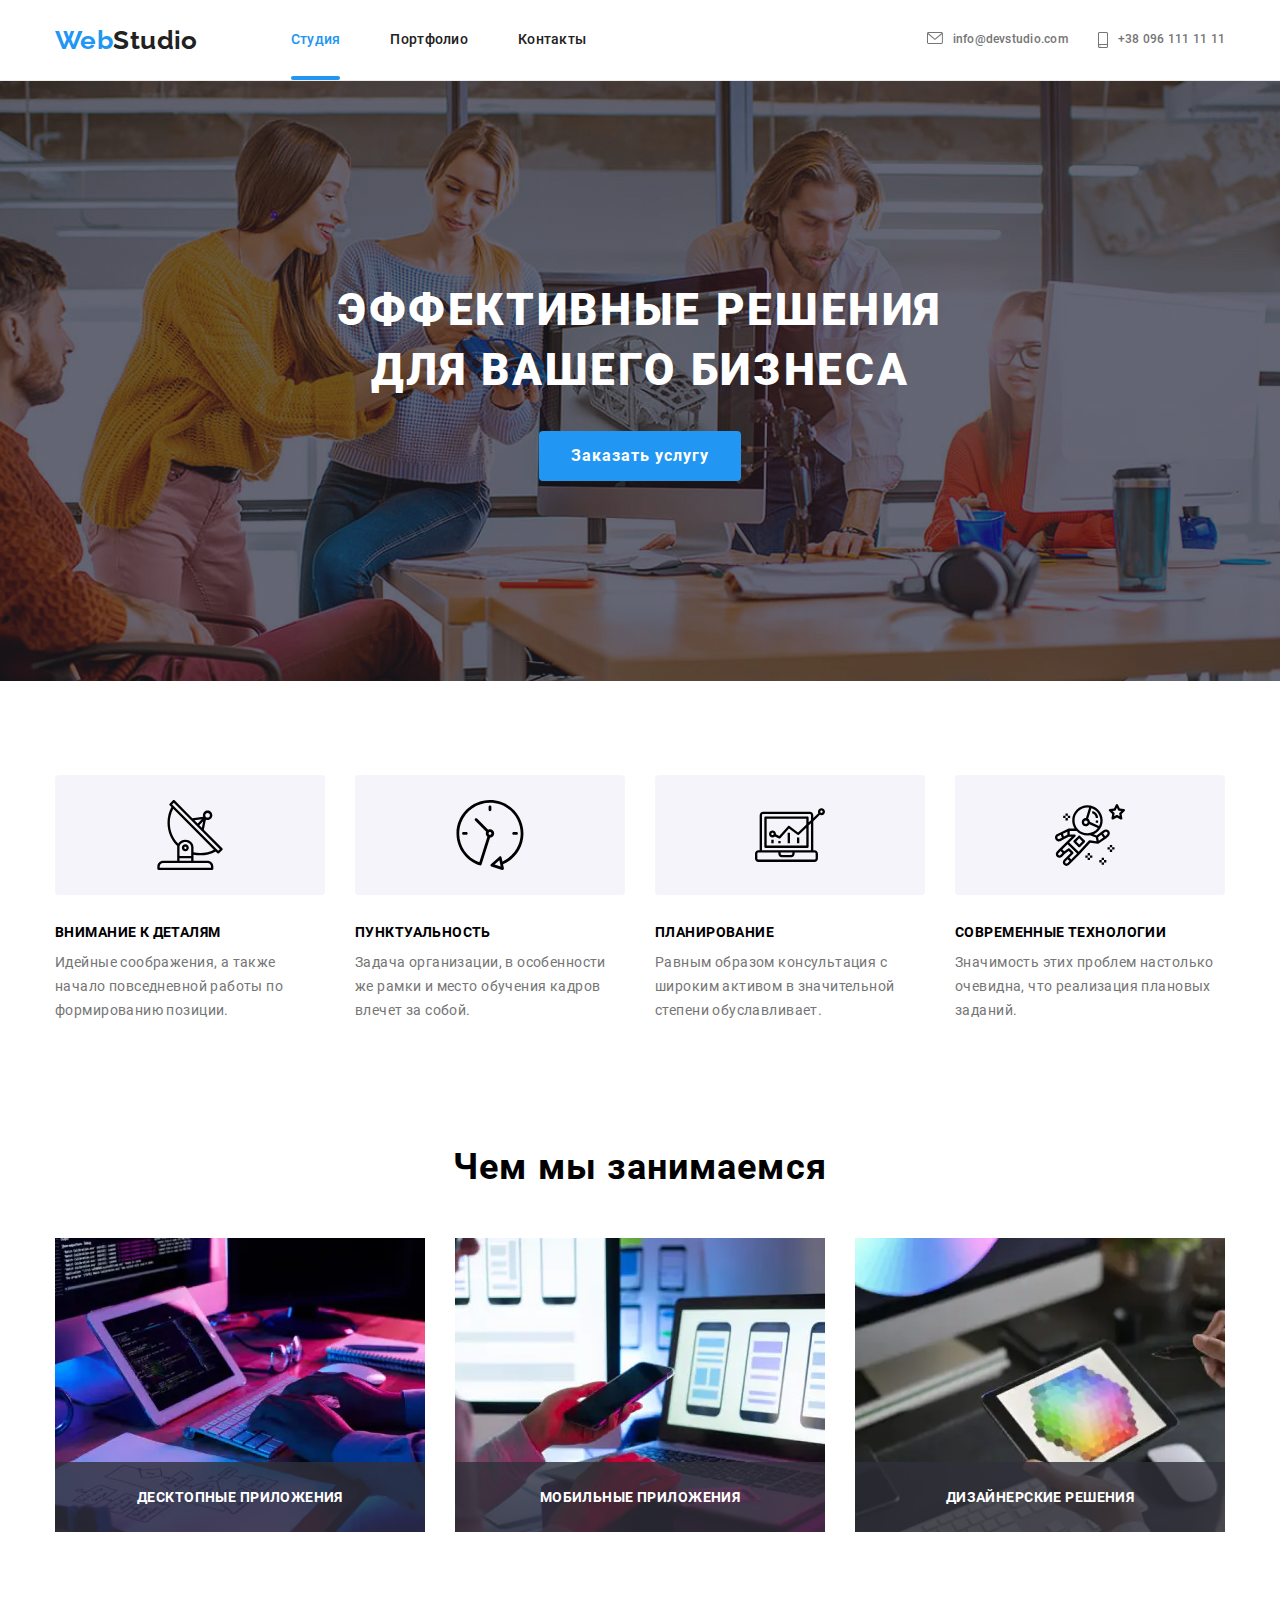
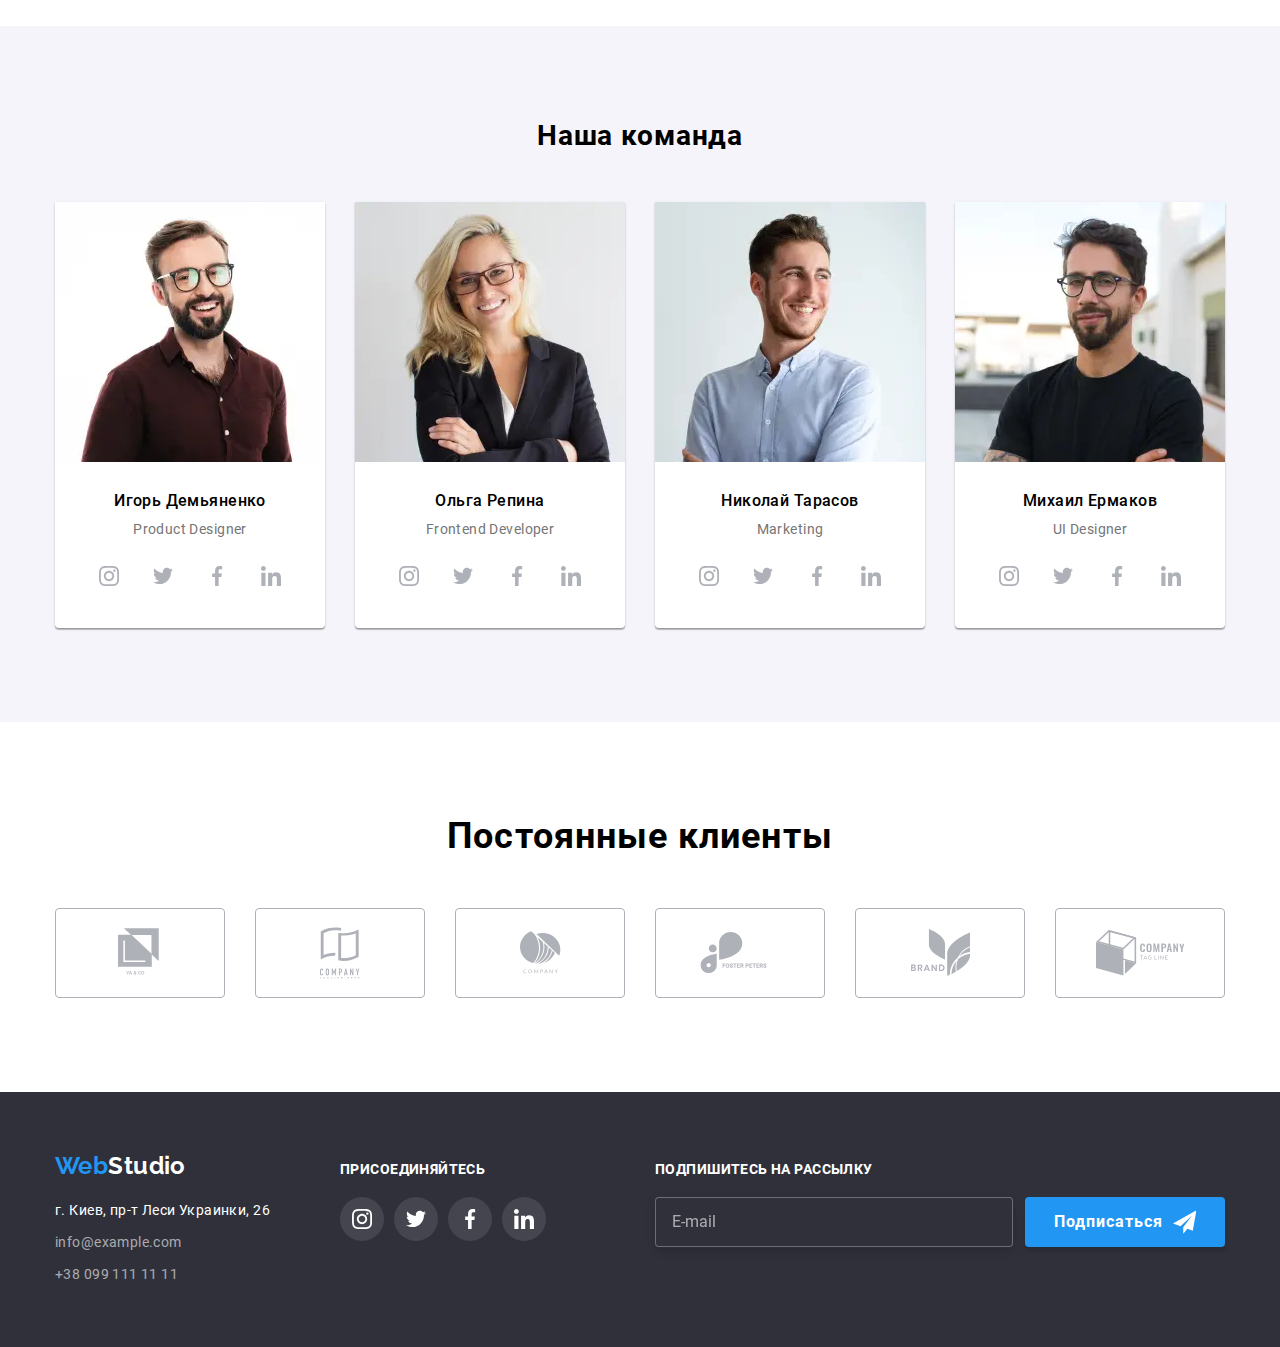
<file: index.html>
<!DOCTYPE html>
<html lang="ru">
  <head>
    <meta name="viewport" content="width=device-width, initial-scale=1.0" />
    <meta charset="UTF-8" />
    <meta name="viewport" content="width=device-width, initial-scale=1.0" />
    <title>Документ</title>
    <link rel="stylesheet" href="./css/main.min.css" />
  </head>

  <body>
    <header class="header">
      <div class="container header__container">
        <nav class="site-nav">
          <a href="./index.html" class="logo logo__header"
            ><span class="logo__style">Web</span>Studio</a
          >
          <ul class="navigation">
            <li class="navigation__container">
              <a href="" class="navigation__link current-link">Студия</a>
            </li>
            <li class="navigation__container">
              <a href="./portfolio.html" class="navigation__link">Портфолио</a>
            </li>
            <li class="navigation__container">
              <a href="" class="navigation__link">Контакты</a>
            </li>
          </ul>
        </nav>

        <button class="mobile-open-button" data-menu-button>
          <svg class="mobile-open-icon" width="40" height="40">
            <use href="./images/sprite.svg#icon-icon-menu"></use>
          </svg>
        </button>

        <ul class="contact">
          <li class="contact__container">
            <a href="mailto:info@devstudio.com" class="contact__link">
              <svg class="icon-email list" width="16" height="12">
                <use href="./images/sprite.svg#icon-envelope"></use>
              </svg>
              info@devstudio.com
            </a>
          </li>
          <li class="contact__container">
            <a href="tel:+380961111111" class="contact__link">
              <svg class="icon-phone list" width="10" height="16">
                <use href="./images/sprite.svg#icon-mobile-phone"></use>
              </svg>
              +38 096 111 11 11</a
            >
          </li>
        </ul>
      </div>

      <div class="mobile-menu" data-menu>
        <button type="button" class="mobile-close-button" data-menu-close>
          <svg class="mobile-close-icon" width="40" height="40">
            <use href="./images/sprite.svg#icon-icon-cross-mark"></use>
          </svg>
        </button>

        <!-- <div class="mobile-menu-container"> -->
        <ul class="mobile-menu-nav">
          <li class="mobile-menu-nav-item">
            <a href="./index.html" class="mobile-menu-nav-link current-link"
              >Студия</a
            >
          </li>
          <li class="mobile-menu-nav-item">
            <a href="./portfolio.html" class="mobile-menu-nav-link"
              >Портфолио</a
            >
          </li>
          <li class="mobile-menu-nav-item">
            <a href="" class="mobile-menu-nav-link">Контакты</a>
          </li>
        </ul>

        <ul class="mobile-menu-contacts">
          <li class="mobile-menu-contacts-item">
            <a href="tel:+380961111111" class="mobile-menu-contacts-tel"
              >+38 096 111 11 11</a
            >
          </li>
          <li class="mobile-menu-contacts-item">
            <a
              href="mailto:info@devstudio.com"
              class="mobile-menu-contacts-mail"
              >info@devstudio.com</a
            >
          </li>
        </ul>
        <!-- </div> -->

        <ul lang="en" class="mobile-menu-socials">
          <li class="mobile-menu-socials-item">
            <a href="" class="mobile-menu-socials-link">Instagram</a>
          </li>
          <li class="mobile-menu-socials-item">
            <a href="" class="mobile-menu-socials-link">Twitter</a>
          </li>
          <li class="mobile-menu-socials-item">
            <a href="" class="mobile-menu-socials-link">Facebook</a>
          </li>
          <li class="mobile-menu-socials-item">
            <a href="" class="mobile-menu-socials-link">LinkedIn</a>
          </li>
        </ul>
      </div>
    </header>

    <main>
      <!-- Герой -->
      <section class="hero section">
        <div class="overlay">
          <h1 class="hero__title">
            Эффективные решения <br />
            для вашего бизнеса
          </h1>
          <button class="hero__button" data-modal-open>Заказать услугу</button>
        </div>
      </section>

      <!-- Наши преимущества -->
      <section class="advantages">
        <div class="container">
          <h2 class="advantages__title">Наши преимущества</h2>
          <ul class="advantages__list">
            <li class="advantages__box">
              <div class="advantages__icon">
                <svg class="icon" width="70" height="70">
                  <use href="./images/sprite.svg#icon-icon-feature-1"></use>
                </svg>
              </div>
              <h3 class="advantages__list__title">Внимание к деталям</h3>
              <p class="advantages__description">
                Идейные соображения, а также начало повседневной работы по
                формированию позиции.
              </p>
            </li>
            <li class="advantages__box">
              <div class="advantages__icon">
                <svg class="icon">
                  <use href="./images/sprite.svg#icon-icon-feature-2"></use>
                </svg>
              </div>
              <h3 class="advantages__list__title">Пунктуальность</h3>
              <p class="advantages__description">
                Задача организации, в особенности же рамки и место обучения
                кадров влечет за собой.
              </p>
            </li>
            <li class="advantages__box">
              <div class="advantages__icon">
                <svg class="icon">
                  <use href="./images/sprite.svg#icon-icon-feature-3"></use>
                </svg>
              </div>
              <h3 class="advantages__list__title">Планирование</h3>
              <p class="advantages__description">
                Равным образом консультация с широким активом в значительной
                степени обуславливает.
              </p>
            </li>
            <li class="advantages__box">
              <div class="advantages__icon">
                <svg class="icon">
                  <use href="./images/sprite.svg#icon-icon-feature-4"></use>
                </svg>
              </div>
              <h3 class="advantages__list__title">Современные технологии</h3>
              <p class="advantages__description">
                Значимость этих проблем настолько очевидна, что реализация
                плановых заданий.
              </p>
            </li>
          </ul>
        </div>
      </section>

      <!-- Чем мы занимаемся -->
      <section class="work">
        <div class="container">
          <h2 class="title-html">Чем мы занимаемся</h2>
          <ul class="work__list">
            <li class="work__item">
              <div class="work__container">
                <picture>
                  <source
                    srcset="
                      ./images/work/webp_work1.webp    1x,
                      ./images/work/webp_work1@2x.webp 2x
                    "
                    media="(min-width: 1200px)"
                    type="image/webp" />
                  <source
                    srcset="
                      ./images/work/jpg_work1.jpg    1x,
                      ./images/work/jpg_work1@2x.jpg 2x
                    "
                    media="(min-width: 1200px)" />
                  <img
                    class="work__image"
                    src="./images/work/jpg_work1.jpg"
                    alt="Человек пишет код"
                /></picture>

                <div class="work__description">
                  <p class="work__title">Десктопные приложения</p>
                </div>
              </div>
            </li>
            <li class="work__item">
              <div class="work__container">
                <picture>
                  <source
                    srcset="
                      ./images/work/webp_work2.webp    1x,
                      ./images/work/webp_work2@2x.webp 2x
                    "
                    media="(min-width: 1200px)"
                    type="image/webp"
                  />
                  <source
                    srcset="
                      ./images/work/jpg_work2.jpg    1x,
                      ./images/work/jpg_work2@2x.jpg 2x
                    "
                    media="(min-width: 1200px)"
                  />
                  <img
                    class="work__image"
                    src="./images/work/jpg_work2.jpg"
                    alt="Человек с телефоном смотрит в экран"
                  />
                </picture>
                <div class="work__description">
                  <p class="work__title">Мобильные приложения</p>
                </div>
              </div>
            </li>
            <li class="work__item">
              <div class="work__container">
                <picture>
                  <source
                    srcset="
                      ./images/work/webp_work3.webp    1x,
                      ./images/work/webp_work3@2x.webp 2x
                    "
                    media="(min-width: 1200px)"
                    type="image/webp"
                  />
                  <source
                    srcset="
                      ./images/work/jpg_work3.jpg    1x,
                      ./images/work/jpg_work3@2x.jpg 2x
                    "
                    media="(min-width: 1200px)"
                  />
                  <img
                    class="work__image"
                    src="./images/work/jpg_work3.jpg"
                    alt="Экран планшета с палитрой цветов"
                  />
                </picture>
                <div class="work__description">
                  <p class="work__title">Дизайнерские решения</p>
                </div>
              </div>
            </li>
          </ul>
        </div>
      </section>

      <!-- Наша команда -->
      <section class="team">
        <div class="container">
          <h2 class="title-html">Наша команда</h2>
          <ul class="team__list">
            <li class="team__card">
              <picture>
                <source
                  srcset="
                    ./images/team/desk_webp_teammate1.webp    1x,
                    ./images/team/desk_webp_teammate1@2x.webp 2x
                  "
                  media="(min-width: 1200px)"
                  type="image/webp"
                />
                <source
                  srcset="
                    ./images/team/desk_jpg_teammate1.jpg    1x,
                    ./images/team/desk_jpg_teammate1@2x.jpg 2x
                  "
                  media="(min-width: 1200px)"
                />
                <source
                  srcset="
                    ./images/team/tab_webp_teammate1.webp    1x,
                    ./images/team/tab_webp_teammate1@2x.webp 2x
                  "
                  media="(min-width: 768px)"
                  type="image/webp"
                />
                <source
                  srcset="
                    ./images/team/tab_jpg_teammate1.jpg    1x,
                    ./images/team/tab_jpg_teammate1@2x.jpg 2x
                  "
                  media="(min-width: 768px)"
                />
                <source
                  srcset="
                    ./images/team/mob_webp_teammate1.webp    1x,
                    ./images/team/mob_webp_teammate1@2x.webp 2x
                  "
                  media="(min-width: 480px)"
                  type="image/webp"
                />
                <source
                  srcset="
                    ./images/team/mob_jpg_teammate1.jpg    1x,
                    ./images/team/mob_jpg_teammate1@2x.jpg 2x
                  "
                  media="(min-width: 480px)"
                />
                <img
                  class="team__image"
                  src="./images/team/mob_jpg_teammate1.jpg"
                  alt="Сотрудник компании Игорь"
                />
              </picture>
              <div class="info-container">
                <h3 class="team__title">Игорь Демьяненко</h3>
                <p lang="en" class="team__description">Product Designer</p>
                <ul class="social-links">
                  <li class="social-links__link">
                    <a href="" class="social-links__address">
                      <svg class="social-links__icon">
                        <use
                          href="./images/sprite.svg#icon-instagram-icon"
                        ></use>
                      </svg>
                    </a>
                  </li>
                  <li class="social-links__link">
                    <a href="" class="social-links__address">
                      <svg class="social-links__icon">
                        <use href="./images/sprite.svg#icon-twitter-icon"></use>
                      </svg>
                    </a>
                  </li>
                  <li class="social-links__link">
                    <a href="" class="social-links__address">
                      <svg class="social-links__icon">
                        <use
                          href="./images/sprite.svg#icon-facebook-icon"
                        ></use>
                      </svg>
                    </a>
                  </li>
                  <li class="social-links__link">
                    <a href="" class="social-links__address">
                      <svg class="social-links__icon">
                        <use
                          href="./images/sprite.svg#icon-linkedin-icon"
                        ></use>
                      </svg>
                    </a>
                  </li>
                </ul>
              </div>
            </li>
            <li class="team__card">
              <picture>
                <source
                  srcset="
                    ./images/team/desk_webp_teammate2.webp    1x,
                    ./images/team/desk_webp_teammate2@2x.webp 2x
                  "
                  media="(min-width: 1200px)"
                  type="image/webp"
                />
                <source
                  srcset="
                    ./images/team/desk_jpg_teammate2.jpg    1x,
                    ./images/team/desk_jpg_teammate2@2x.jpg 2x
                  "
                  media="(min-width: 1200px)"
                />
                <source
                  srcset="
                    ./images/team/tab_webp_teammate2.webp    1x,
                    ./images/team/tab_webp_teammate2@2x.webp 2x
                  "
                  media="(min-width: 768px)"
                  type="image/webp"
                />
                <source
                  srcset="
                    ./images/team/tab_jpg_teammate2.jpg    1x,
                    ./images/team/tab_jpg_teammate2@2x.jpg 2x
                  "
                  media="(min-width: 768px)"
                />
                <source
                  srcset="
                    ./images/team/mob_webp_teammate2.webp    1x,
                    ./images/team/mob_webp_teammate2@2x.webp 2x
                  "
                  media="(min-width: 480px)"
                  type="image/webp"
                />
                <source
                  srcset="
                    ./images/team/mob_jpg_teammate2.jpg    1x,
                    ./images/team/mob_jpg_teammate2@2x.jpg 2x
                  "
                  media="(min-width: 480px)"
                />
                <img
                  class="team__image"
                  src="./images/team/mob_jpg_teammate2.jpg"
                  alt="Сотрудница компании Ольга"
                />
              </picture>
              <div class="info-container">
                <h3 class="team__title">Ольга Репина</h3>
                <p lang="en" class="team__description">Frontend Developer</p>
                <ul class="social-links">
                  <li class="social-links__link">
                    <a href="" class="social-links__address">
                      <svg class="social-links__icon">
                        <use
                          href="./images/sprite.svg#icon-instagram-icon"
                        ></use>
                      </svg>
                    </a>
                  </li>
                  <li class="social-links__link">
                    <a href="" class="social-links__address">
                      <svg class="social-links__icon">
                        <use href="./images/sprite.svg#icon-twitter-icon"></use>
                      </svg>
                    </a>
                  </li>
                  <li class="social-links__link">
                    <a href="" class="social-links__address">
                      <svg class="social-links__icon">
                        <use
                          href="./images/sprite.svg#icon-facebook-icon"
                        ></use>
                      </svg>
                    </a>
                  </li>
                  <li class="social-links__link">
                    <a href="" class="social-links__address">
                      <svg class="social-links__icon">
                        <use
                          href="./images/sprite.svg#icon-linkedin-icon"
                        ></use>
                      </svg>
                    </a>
                  </li>
                </ul>
              </div>
            </li>
            <li class="team__card">
              <picture>
                <source
                  srcset="
                    ./images/team/desk_webp_teammate3.webp    1x,
                    ./images/team/desk_webp_teammate3@2x.webp 2x
                  "
                  media="(min-width: 1200px)"
                  type="image/webp"
                />
                <source
                  srcset="
                    ./images/team/desk_jpg_teammate3.jpg    1x,
                    ./images/team/desk_jpg_teammate3@2x.jpg 2x
                  "
                  media="(min-width: 1200px)"
                />
                <source
                  srcset="
                    ./images/team/tab_webp_teammate3.webp    1x,
                    ./images/team/tab_webp_teammate3@2x.webp 2x
                  "
                  media="(min-width: 768px)"
                  type="image/webp"
                />
                <source
                  srcset="
                    ./images/team/tab_jpg_teammate3.jpg    1x,
                    ./images/team/tab_jpg_teammate3@2x.jpg 2x
                  "
                  media="(min-width: 768px)"
                />
                <source
                  srcset="
                    ./images/team/mob_webp_teammate3.webp    1x,
                    ./images/team/mob_webp_teammate3@2x.webp 2x
                  "
                  media="(min-width: 480px)"
                  type="image/webp"
                />
                <source
                  srcset="
                    ./images/team/mob_jpg_teammate3.jpg    1x,
                    ./images/team/mob_jpg_teammate3@2x.jpg 2x
                  "
                  media="(min-width: 480px)"
                />
                <img
                  class="team__image"
                  src="./images/team/mob_jpg_teammate3.jpg"
                  alt="Сотрудник компании Николай"
                />
              </picture>
              <div class="info-container">
                <h3 class="team__title">Николай Тарасов</h3>
                <p lang="en" class="team__description">Marketing</p>
                <ul class="social-links">
                  <li class="social-links__link">
                    <a href="" class="social-links__address">
                      <svg class="social-links__icon">
                        <use
                          href="./images/sprite.svg#icon-instagram-icon"
                        ></use>
                      </svg>
                    </a>
                  </li>
                  <li class="social-links__link">
                    <a href="" class="social-links__address">
                      <svg class="social-links__icon">
                        <use href="./images/sprite.svg#icon-twitter-icon"></use>
                      </svg>
                    </a>
                  </li>
                  <li class="social-links__link">
                    <a href="" class="social-links__address">
                      <svg class="social-links__icon">
                        <use
                          href="./images/sprite.svg#icon-facebook-icon"
                        ></use>
                      </svg>
                    </a>
                  </li>
                  <li class="social-links__link">
                    <a href="" class="social-links__address">
                      <svg class="social-links__icon">
                        <use
                          href="./images/sprite.svg#icon-linkedin-icon"
                        ></use>
                      </svg>
                    </a>
                  </li>
                </ul>
              </div>
            </li>
            <li class="team__card">
              <picture>
                <source
                  srcset="
                    ./images/team/desk_webp_teammate4.webp    1x,
                    ./images/team/desk_webp_teammate4@2x.webp 2x
                  "
                  media="(min-width: 1200px)"
                  type="image/webp"
                />
                <source
                  srcset="
                    ./images/team/desk_jpg_teammate4.jpg    1x,
                    ./images/team/desk_jpg_teammate4@2x.jpg 2x
                  "
                  media="(min-width: 1200px)"
                />
                <source
                  srcset="
                    ./images/team/tab_webp_teammate4.webp    1x,
                    ./images/team/tab_webp_teammate4@2x.webp 2x
                  "
                  media="(min-width: 768px)"
                  type="image/webp"
                />
                <source
                  srcset="
                    ./images/team/tab_jpg_teammate4.jpg    1x,
                    ./images/team/tab_jpg_teammate4@2x.jpg 2x
                  "
                  media="(min-width: 768px)"
                />
                <source
                  srcset="
                    ./images/team/mob_webp_teammate4.webp    1x,
                    ./images/team/mob_webp_teammate4@2x.webp 2x
                  "
                  media="(min-width: 480px)"
                  type="image/webp"
                />
                <source
                  srcset="
                    ./images/team/mob_jpg_teammate4.jpg    1x,
                    ./images/team/mob_jpg_teammate4@2x.jpg 2x
                  "
                  media="(min-width: 480px)"
                />
                <img
                  class="team__image"
                  src="./images/team/mob_jpg_teammate4.jpg"
                  alt="Сотрудник компании Михаил"
                />
              </picture>
              <div class="info-container">
                <h3 class="team__title">Михаил Ермаков</h3>
                <p lang="en" class="team__description">UI Designer</p>
                <ul class="social-links">
                  <li class="social-links__link">
                    <a href="" class="social-links__address">
                      <svg class="social-links__icon">
                        <use
                          href="./images/sprite.svg#icon-instagram-icon"
                        ></use>
                      </svg>
                    </a>
                  </li>
                  <li class="social-links__link">
                    <a href="" class="social-links__address">
                      <svg class="social-links__icon">
                        <use href="./images/sprite.svg#icon-twitter-icon"></use>
                      </svg>
                    </a>
                  </li>
                  <li class="social-links__link">
                    <a href="" class="social-links__address">
                      <svg class="social-links__icon">
                        <use
                          href="./images/sprite.svg#icon-facebook-icon"
                        ></use>
                      </svg>
                    </a>
                  </li>
                  <li class="social-links__link">
                    <a href="" class="social-links__address">
                      <svg class="social-links__icon">
                        <use
                          href="./images/sprite.svg#icon-linkedin-icon"
                        ></use>
                      </svg>
                    </a>
                  </li>
                </ul>
              </div>
            </li>
          </ul>
        </div>
      </section>

      <!-- Наши клиенты -->
      <section class="clients">
        <div class="container">
          <h2 class="title-html">Постоянные клиенты</h2>
          <ul class="clients__list">
            <li class="clients__link">
              <a href="" class="client">
                <svg class="client-logo" width="45" height="50">
                  <use href="./images/sprite.svg#icon-client-logo-1"></use>
                </svg>
              </a>
            </li>
            <li class="clients__link">
              <a href="" class="client">
                <svg class="client-logo" width="40" height="52">
                  <use href="./images/sprite.svg#icon-client-logo-2"></use>
                </svg>
              </a>
            </li>
            <li class="clients__link">
              <a href="" class="client">
                <svg class="client-logo" width="41" height="43">
                  <use href="./images/sprite.svg#icon-client-logo-3"></use>
                </svg>
              </a>
            </li>
            <li class="clients__link">
              <a href="" class="client">
                <svg class="client-logo" width="80" height="42">
                  <use href="./images/sprite.svg#icon-client-logo-4"></use>
                </svg>
              </a>
            </li>
            <li class="clients__link">
              <a href="" class="client">
                <svg class="client-logo" width="59" height="47">
                  <use href="./images/sprite.svg#icon-client-logo-5"></use>
                </svg>
              </a>
            </li>
            <li class="clients__link">
              <a href="" class="client">
                <svg class="client-logo" width="89" height="46">
                  <use href="./images/sprite.svg#icon-client-logo-6"></use>
                </svg>
              </a>
            </li>
          </ul>
        </div>
      </section>
    </main>

    <footer class="footer">
      <div class="container">
        <div class="container-foot">
          <div class="address-socials">
            <div class="address-footer">
              <a href="./index.html" class="logo">
                <span class="logo__style">Web</span>Studio
              </a>
              <address class="address">г. Киев, пр-т Леси Украинки, 26</address>
              <ul class="contact-footer">
                <li class="mail-link">info@example.com</li>
                <li class="tel-link">+38 099 111 11 11</li>
              </ul>
            </div>
            <div class="social-footer">
              <p class="social-title">присоединяйтесь</p>
              <ul class="social-list">
                <li class="social-list__item">
                  <a href="" class="social-list__link">
                    <svg class="social-icon">
                      <use
                        href="./images/sprite.svg#icon-instagram-icon-footer"
                      ></use>
                    </svg>
                  </a>
                </li>
                <li class="social-list__item">
                  <a href="" class="social-list__link">
                    <svg class="social-icon">
                      <use
                        href="./images/sprite.svg#icon-twitter-icon-footer"
                      ></use>
                    </svg>
                  </a>
                </li>
                <li class="social-list__item">
                  <a href="" class="social-list__link">
                    <svg class="social-icon">
                      <use
                        href="./images/sprite.svg#icon-facebook-icon-footer"
                      ></use>
                    </svg>
                  </a>
                </li>
                <li class="social-list__item">
                  <a href="" class="social-list__link">
                    <svg class="social-icon">
                      <use
                        href="./images/sprite.svg#icon-linkedin-icon-footer"
                      ></use>
                    </svg>
                  </a>
                </li>
              </ul>
            </div>
          </div>

          <!-- Footer-form -->
          <div class="form-elements">
            <p class="social-title">Подпишитесь на рассылку</p>
            <form class="form-footer">
              <label class="footer-label" for="email">
                <input
                  class="form-input"
                  type="email"
                  name="email"
                  id="email"
                  placeholder="E-mail"
                />
              </label>
              <button class="submit-button" type="submit">
                Подписаться
                <svg class="form-icon-footer" width="24" height="24">
                  <use href="./images/sprite.svg#icon-icon-send"></use>
                </svg>
              </button>
            </form>
          </div>
        </div>
      </div>
    </footer>

    <div class="backdrop is-hidden" data-modal>
      <div class="modal">
        <p class="modal-title">Оставьте свои данные, мы вам перезвоним</p>
        <button class="modal-button" data-modal-close>
          <svg class="modal-icon" width="11" height="11">
            <use href="./images/sprite.svg#icon-close-icon"></use>
          </svg>
        </button>

        <form class="form" autocomplete="off">
          <label class="form-label">
            <span class="form-name">Имя</span>
            <input type="text" name="username" class="input" />
            <svg class="form-icon" width="18" height="18">
              <use href="./images/sprite.svg#icon-person-icon"></use>
            </svg>
          </label>

          <label class="form-label">
            <span class="form-name">Телефон</span>
            <input type="tel" name="phone-number" class="input" />
            <svg class="form-icon" width="18" height="18">
              <use href="./images/sprite.svg#icon-phone-icon"></use>
            </svg>
          </label>

          <label class="form-label">
            <span class="form-name">Почта</span>
            <input type="email" name="email" class="input" />
            <svg class="form-icon" width="18" height="18">
              <use href="./images/sprite.svg#icon-email-icon"></use>
            </svg>
          </label>

          <label class="form-label comment">
            <span class="form-name">Комментарий</span>
            <textarea
              name="comment"
              class="form-comment"
              placeholder="Введите текст"
            ></textarea>
          </label>

          <div class="conditions">
            <label class="conditions-label">
              <input type="checkbox" name="checkbox" class="old-checkbox" />
              <span class="new-checkbox"></span>
              <span class="checkbox-text">
                Соглашаюсь с рассылкой и принимаю
              </span>
              &nbsp;
              <a href="#">
                <span class="checkbox-text checkbox-link"
                  >Условия договора</span
                ></a
              >
            </label>
          </div>

          <button type="button" class="form-button">Отправить</button>
        </form>
      </div>
    </div>

    <script src="./js/modal.js"></script>
    <script src="./js/mobile-menu.js"></script>
  </body>
</html>
</file>
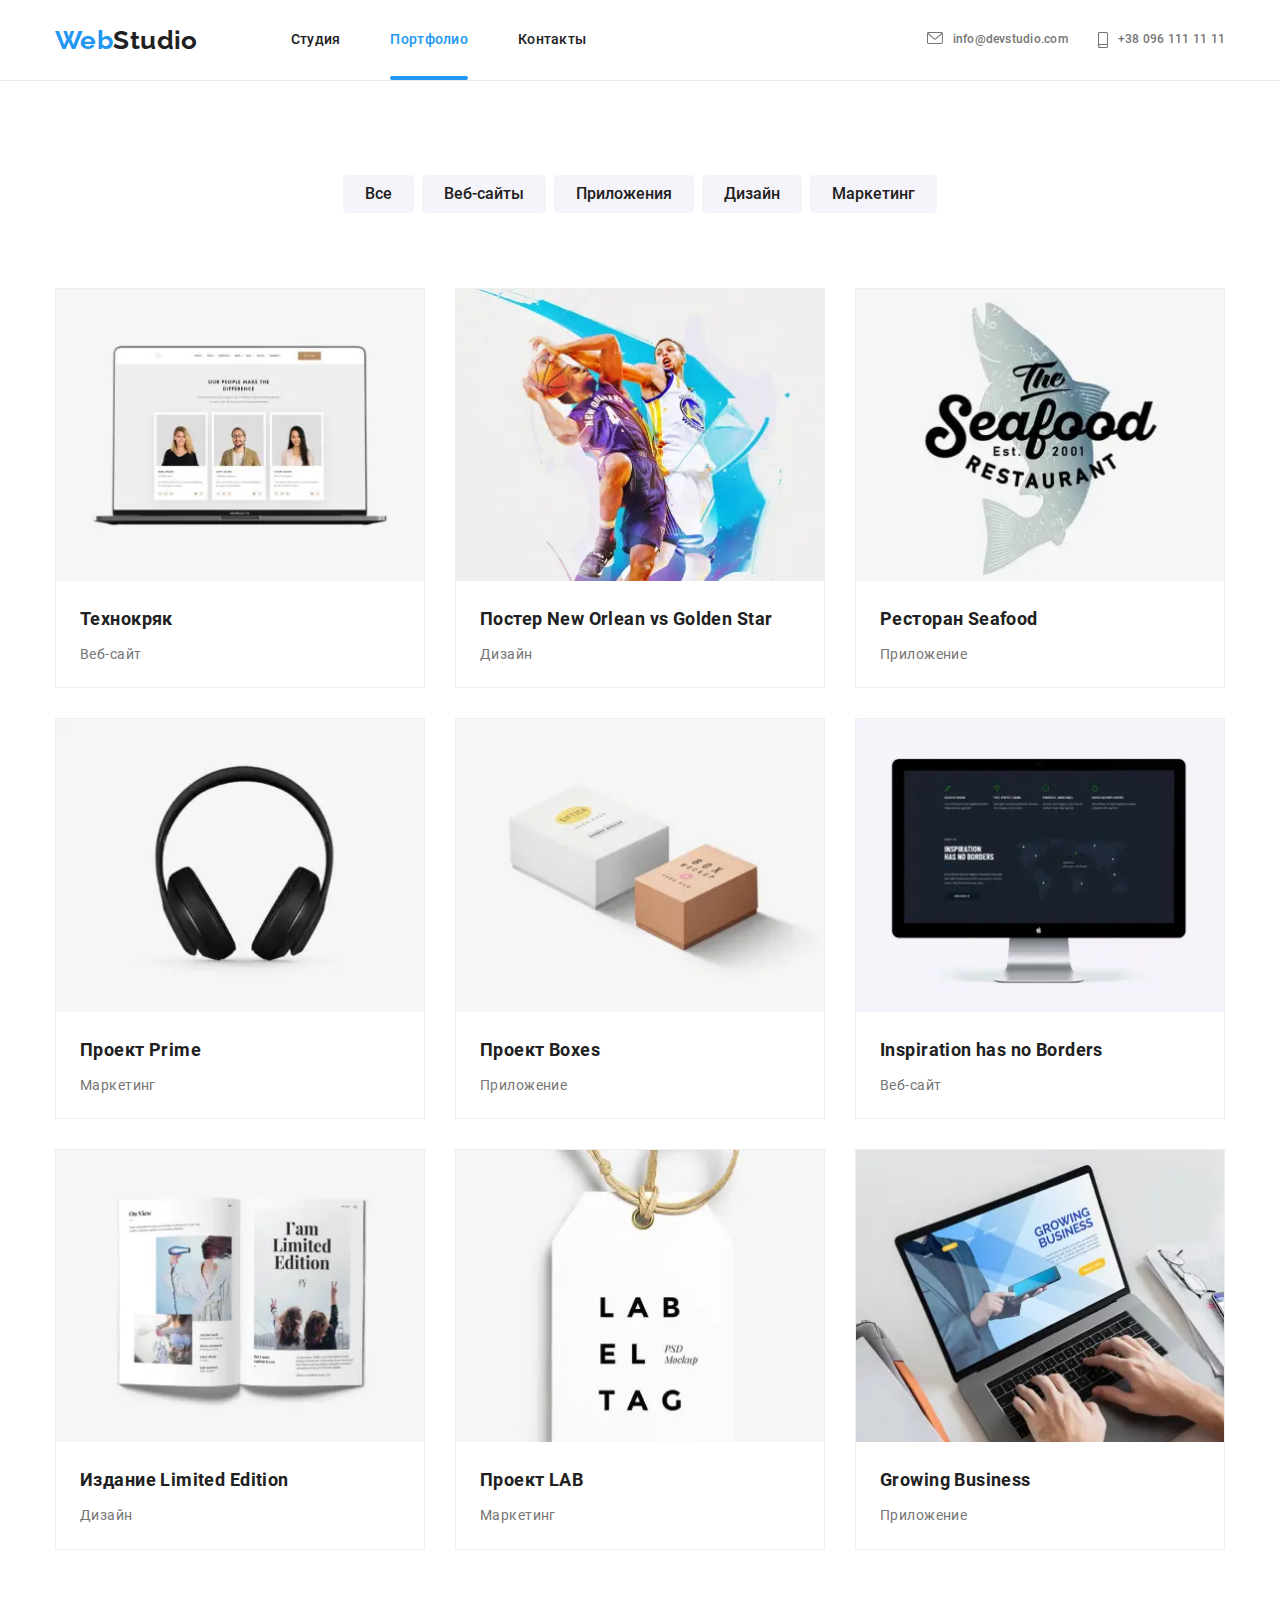
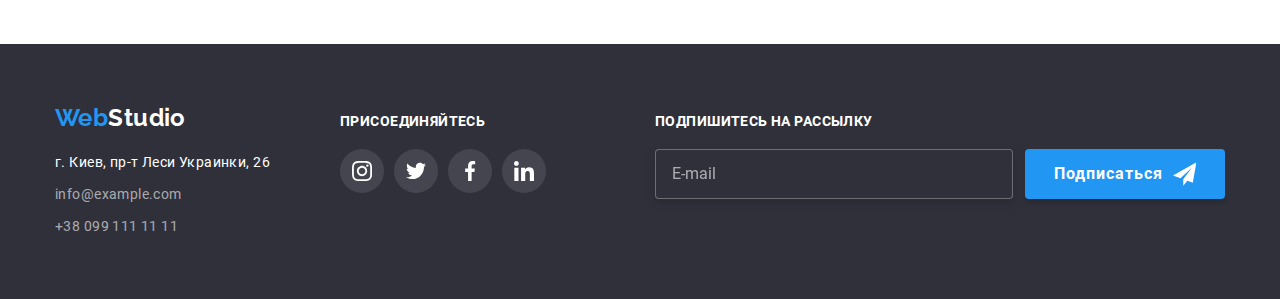
<file: portfolio.html>
<!DOCTYPE html>
<html lang="ru">
  <head>
    <meta name="viewport" content="width=device-width, initial-scale=1.0" />
    <meta charset="UTF-8" />
    <meta name="viewport" content="width=device-width, initial-scale=1.0" />
    <title>Документ</title>
    <link rel="stylesheet" href="./css/main.min.css" />
  </head>
  <body>
    <header class="header">
      <div class="container header__container">
        <nav class="site-nav">
          <a href="./index.html" class="logo logo__header"
            ><span class="logo__style">Web</span>Studio</a
          >
          <ul class="navigation">
            <li class="navigation__container">
              <a href="./index.html" class="navigation__link">Студия</a>
            </li>
            <li class="navigation__container">
              <a href="./portfolio.html" class="navigation__link current-link"
                >Портфолио</a
              >
            </li>
            <li class="navigation__container">
              <a href="" class="navigation__link">Контакты</a>
            </li>
          </ul>
        </nav>

        <button class="mobile-open-button" data-menu-button>
          <svg class="mobile-open-icon" width="40" height="40">
            <use href="./images/sprite.svg#icon-icon-menu"></use>
          </svg>
        </button>

        <ul class="contact">
          <li class="contact__container">
            <a href="mailto:info@devstudio.com" class="contact__link">
              <svg class="icon-email list" width="16" height="12">
                <use href="./images/sprite.svg#icon-envelope"></use>
              </svg>
              info@devstudio.com
            </a>
          </li>
          <li class="contact__container">
            <a href="tel:+380961111111" class="contact__link">
              <svg class="icon-phone list" width="10" height="16">
                <use href="./images/sprite.svg#icon-mobile-phone"></use>
              </svg>
              +38 096 111 11 11</a
            >
          </li>
        </ul>
      </div>

      <div class="mobile-menu" data-menu>
        <button type="button" class="mobile-close-button" data-menu-close>
          <svg class="mobile-close-icon" width="40" height="40">
            <use href="./images/sprite.svg#icon-icon-cross-mark"></use>
          </svg>
        </button>

        <!-- <div class="mobile-menu-container"> -->
        <ul class="mobile-menu-nav">
          <li class="mobile-menu-nav-item">
            <a href="./index.html" class="mobile-menu-nav-link">Студия</a>
          </li>
          <li class="mobile-menu-nav-item">
            <a href="./portfolio.html" class="mobile-menu-nav-link current-link"
              >Портфолио</a
            >
          </li>
          <li class="mobile-menu-nav-item">
            <a href="" class="mobile-menu-nav-link">Контакты</a>
          </li>
        </ul>

        <ul class="mobile-menu-contacts">
          <li class="mobile-menu-contacts-item">
            <a href="tel:+380961111111" class="mobile-menu-contacts-tel"
              >+38 096 111 11 11</a
            >
          </li>
          <li class="mobile-menu-contacts-item">
            <a
              href="mailto:info@devstudio.com"
              class="mobile-menu-contacts-mail"
              >info@devstudio.com</a
            >
          </li>
        </ul>
        <!-- </div> -->

        <ul lang="en" class="mobile-menu-socials">
          <li class="mobile-menu-socials-item">
            <a href="" class="mobile-menu-socials-link">Instagram</a>
          </li>
          <li class="mobile-menu-socials-item">
            <a href="" class="mobile-menu-socials-link">Twitter</a>
          </li>
          <li class="mobile-menu-socials-item">
            <a href="" class="mobile-menu-socials-link">Facebook</a>
          </li>
          <li class="mobile-menu-socials-item">
            <a href="" class="mobile-menu-socials-link">LinkedIn</a>
          </li>
        </ul>
      </div>
    </header>

    <main>
      <section class="work-examples">
        <div class="container">
          <!-- Фильтры -->
          <ul class="filter">
            <li class="filter-item">
              <button type="button" class="filter-button">Все</button>
            </li>
            <li class="filter-item">
              <button type="button" class="filter-button">Веб-сайты</button>
            </li>
            <li class="filter-item">
              <button type="button" class="filter-button">Приложения</button>
            </li>
            <li class="filter-item">
              <button type="button" class="filter-button">Дизайн</button>
            </li>
            <li class="filter-item">
              <button type="button" class="filter-button">Маркетинг</button>
            </li>
          </ul>

          <!-- Карточки работ -->
          <ul class="example">
            <li class="example-item">
              <a class="example-link" href="">
                <div class="example-overlay">
                  <picture>
                    <source
                      srcset="
                        ./images/studio/webp_desk_techno.webp    1x,
                        ./images/studio/webp_desk_techno@2x.webp 2x
                      "
                      media="(min-width: 1200px)"
                      type="image/webp"
                    />
                    <source
                      srcset="
                        ./images/studio/jpg_desk_techno.jpg    1x,
                        ./images/studio/jpg_desk_techno@2x.jpg 2x
                      "
                      media="(min-width: 1200px)"
                    />
                    <source
                      srcset="
                        ./images/studio/webp_tab_techno.webp    1x,
                        ./images/studio/webp_tab_techno@2x.webp 2x
                      "
                      media="(min-width: 768px)"
                      type="image/webp"
                    />
                    <source
                      srcset="
                        ./images/studio/jpg_tab_techno.jpg    1x,
                        ./images/studio/jpg_tab_techno@2x.jpg 2x
                      "
                      media="(min-width: 768px)"
                    />
                    <source
                      srcset="
                        ./images/studio/webp_mob_techno.webp    1x,
                        ./images/studio/webp_mob_techno@2x.webp 2x
                      "
                      media="(min-width: 480px)"
                      type="image/webp"
                    />
                    <source
                      srcset="
                        ./images/studio/jpg_mob_techno.jpg    1x,
                        ./images/studio/jpg_mob_techno@2x.jpg 2x
                      "
                      media="(min-width: 480px)"
                    />
                    <img
                      class="example-image"
                      src="./images/studio/jpg_desk_techno.jpg"
                      alt="Экран компьютера"
                    />
                  </picture>
                  <div class="overlay-text">
                    <p class="overlay-text__content">
                      Технокряк это современная площадка распространения
                      коронавируса. Компании используют эту платформу для
                      цифрового шпионажа и атак на защищённые сервера
                      конкурентов.
                    </p>
                  </div>
                </div>
                <div class="example-content">
                  <h2 class="example-title">Технокряк</h2>
                  <p class="example-description">Веб-сайт</p>
                </div>
              </a>
            </li>
            <li class="example-item">
              <a class="example-link" href="">
                <div class="example-overlay">
                  <picture>
                    <source
                      srcset="
                        ./images/studio/webp_desk_poster.webp    1x,
                        ./images/studio/webp_desk_poster@2x.webp 2x
                      "
                      media="(min-width: 1200px)"
                      type="image/webp"
                    />
                    <source
                      srcset="
                        ./images/studio/jpg_desk_poster.jpg    1x,
                        ./images/studio/jpg_desk_poster@2x.jpg 2x
                      "
                      media="(min-width: 1200px)"
                    />
                    <source
                      srcset="
                        ./images/studio/webp_tab_poster.webp    1x,
                        ./images/studio/webp_tab_poster@2x.webp 2x
                      "
                      media="(min-width: 768px)"
                      type="image/webp"
                    />
                    <source
                      srcset="
                        ./images/studio/jpg_tab_poster.jpg    1x,
                        ./images/studio/jpg_tab_poster@2x.jpg 2x
                      "
                      media="(min-width: 768px)"
                    />
                    <source
                      srcset="
                        ./images/studio/webp_mob_poster.webp    1x,
                        ./images/studio/webp_mob_poster@2x.webp 2x
                      "
                      media="(min-width: 480px)"
                      type="image/webp"
                    />
                    <source
                      srcset="
                        ./images/studio/jpg_mob_poster.jpg    1x,
                        ./images/studio/jpg_mob_poster@2x.jpg 2x
                      "
                      media="(min-width: 480px)"
                    />
                    <img
                      class="example-image"
                      src="./images/studio/jpg_desk_poster.jpg"
                      alt="Два баскетболиста"
                    />
                  </picture>

                  <div class="overlay-text">
                    <p class="overlay-text__content">
                      Технокряк это современная площадка распространения
                      коронавируса. Компании используют эту платформу для
                      цифрового шпионажа и атак на защищённые сервера
                      конкурентов.
                    </p>
                  </div>
                </div>
                <div class="example-content">
                  <h2 class="example-title">
                    Постер New Orlean vs Golden Star
                  </h2>
                  <p class="example-description">Дизайн</p>
                </div>
              </a>
            </li>
            <li class="example-item">
              <a class="example-link" href="">
                <div class="example-overlay">
                  <picture>
                    <source
                      srcset="
                        ./images/studio/webp_desk_restaurant.webp    1x,
                        ./images/studio/webp_desk_restaurant@2x.webp 2x
                      "
                      media="(min-width: 1200px)"
                      type="image/webp"
                    />
                    <source
                      srcset="
                        ./images/studio/jpg_desk_restaurant.jpg    1x,
                        ./images/studio/jpg_desk_restaurant@2x.jpg 2x
                      "
                      media="(min-width: 1200px)"
                    />
                    <source
                      srcset="
                        ./images/studio/webp_tab_restaurant.webp    1x,
                        ./images/studio/webp_tab_restaurant@2x.webp 2x
                      "
                      media="(min-width: 768px)"
                      type="image/webp"
                    />
                    <source
                      srcset="
                        ./images/studio/jpg_tab_restaurant.jpg    1x,
                        ./images/studio/jpg_tab_restaurant@2x.jpg 2x
                      "
                      media="(min-width: 768px)"
                    />
                    <source
                      srcset="
                        ./images/studio/webp_mob_restaurantн.webp   1x,
                        ./images/studio/webp_mob_restaurant@2x.webp 2x
                      "
                      media="(min-width: 480px)"
                      type="image/webp"
                    />
                    <source
                      srcset="
                        ./images/studio/jpg_mob_restaurant.jpg    1x,
                        ./images/studio/jpg_mob_restaurant@2x.jpg 2x
                      "
                      media="(min-width: 480px)"
                    />
                    <img
                      class="example-image"
                      src="./images/studio/jpg_desk_restaurant.jpg"
                      alt="Лого ресторана"
                    />
                  </picture>
                  <div class="overlay-text">
                    <p class="overlay-text__content">
                      Технокряк это современная площадка распространения
                      коронавируса. Компании используют эту платформу для
                      цифрового шпионажа и атак на защищённые сервера
                      конкурентов.
                    </p>
                  </div>
                </div>
                <div class="example-content">
                  <h2 class="example-title">Ресторан Seafood</h2>
                  <p class="example-description">Приложение</p>
                </div>
              </a>
            </li>
            <li class="example-item">
              <a class="example-link" href="">
                <div class="example-overlay">
                  <picture>
                    <source
                      srcset="
                        ./images/studio/webp_desk_project-prime.webp    1x,
                        ./images/studio/webp_desk_project-prime@2x.webp 2x
                      "
                      media="(min-width: 1200px)"
                      type="image/webp"
                    />
                    <source
                      srcset="
                        ./images/studio/jpg_desk_project-prime.jpg    1x,
                        ./images/studio/jpg_desk_project-prime@2x.jpg 2x
                      "
                      media="(min-width: 1200px)"
                    />
                    <source
                      srcset="
                        ./images/studio/webp_tab_project-prime.webp    1x,
                        ./images/studio/webp_tab_project-prime@2x.webp 2x
                      "
                      media="(min-width: 768px)"
                      type="image/webp"
                    />
                    <source
                      srcset="
                        ./images/studio/jpg_tab_project-prime.jpg    1x,
                        ./images/studio/jpg_tab_project-prime@2x.jpg 2x
                      "
                      media="(min-width: 768px)"
                    />
                    <source
                      srcset="
                        ./images/studio/webp_mob_project-prime.webp    1x,
                        ./images/studio/webp_mob_project-prime@2x.webp 2x
                      "
                      media="(min-width: 480px)"
                      type="image/webp"
                    />
                    <source
                      srcset="
                        ./images/studio/jpg_mob_project-prime.jpg    1x,
                        ./images/studio/jpg_mob_project-prime@2x.jpg 2x
                      "
                      media="(min-width: 480px)"
                    />
                    <img
                      class="example-image"
                      src="./images/studio/jpg_desk_project-prime.jpg"
                      alt="Наушники"
                    />
                  </picture>
                  <div class="overlay-text">
                    <p class="overlay-text__content">
                      Технокряк это современная площадка распространения
                      коронавируса. Компании используют эту платформу для
                      цифрового шпионажа и атак на защищённые сервера
                      конкурентов.
                    </p>
                  </div>
                </div>
                <div class="example-content">
                  <h2 class="example-title">Проект Prime</h2>
                  <p class="example-description">Маркетинг</p>
                </div>
              </a>
            </li>
            <li class="example-item">
              <a class="example-link" href="">
                <div class="example-overlay">
                  <picture>
                    <source
                      srcset="
                        ./images/studio/webp_desk_project-boxes.webp    1x,
                        ./images/studio/webp_desk_project-boxes@2x.webp 2x
                      "
                      media="(min-width: 1200px)"
                      type="image/webp"
                    />
                    <source
                      srcset="
                        ./images/studio/jpg_desk_project-boxes.jpg    1x,
                        ./images/studio/jpg_desk_project-boxes@2x.jpg 2x
                      "
                      media="(min-width: 1200px)"
                    />
                    <source
                      srcset="
                        ./images/studio/webp_tab_project-boxes.webp    1x,
                        ./images/studio/webp_tab_project-boxes@2x.webp 2x
                      "
                      media="(min-width: 768px)"
                      type="image/webp"
                    />
                    <source
                      srcset="
                        ./images/studio/jpg_tab_project-boxes.jpg    1x,
                        ./images/studio/jpg_tab_project-boxes@2x.jpg 2x
                      "
                      media="(min-width: 768px)"
                    />
                    <source
                      srcset="
                        ./images/studio/webp_mob_project-boxes.webp    1x,
                        ./images/studio/webp_mob_project-boxes@2x.webp 2x
                      "
                      media="(min-width: 480px)"
                      type="image/webp"
                    />
                    <source
                      srcset="
                        ./images/studio/jpg_mob_project-boxes.jpg    1x,
                        ./images/studio/jpg_mob_project-boxes@2x.jpg 2x
                      "
                      media="(min-width: 480px)"
                    />
                    <img
                      class="example-image"
                      src="./images/studio/jpg_desk_project-boxes.jpg"
                      alt="Две коробки"
                    />
                  </picture>
                  <div class="overlay-text">
                    <p class="overlay-text__content">
                      Технокряк это современная площадка распространения
                      коронавируса. Компании используют эту платформу для
                      цифрового шпионажа и атак на защищённые сервера
                      конкурентов.
                    </p>
                  </div>
                </div>
                <div class="example-content">
                  <h2 class="example-title">Проект Boxes</h2>
                  <p class="example-description">Приложение</p>
                </div>
              </a>
            </li>
            <li class="example-item">
              <a class="example-link" href="">
                <div class="example-overlay">
                  <picture>
                    <source
                      srcset="
                        ./images/studio/webp_desk_inspiration.webp    1x,
                        ./images/studio/webp_desk_inspiration@2x.webp 2x
                      "
                      media="(min-width: 1200px)"
                      type="image/webp"
                    />
                    <source
                      srcset="
                        ./images/studio/jpg_desk_inspiration.jpg    1x,
                        ./images/studio/jpg_desk_inspiration@2x.jpg 2x
                      "
                      media="(min-width: 1200px)"
                    />
                    <source
                      srcset="
                        ./images/studio/webp_tab_inspiration.webp    1x,
                        ./images/studio/webp_tab_inspiration@2x.webp 2x
                      "
                      media="(min-width: 768px)"
                      type="image/webp"
                    />
                    <source
                      srcset="
                        ./images/studio/jpg_tab_inspiration.jpg    1x,
                        ./images/studio/jpg_tab_inspiration@2x.jpg 2x
                      "
                      media="(min-width: 768px)"
                    />
                    <source
                      srcset="
                        ./images/studio/webp_mob_inspiration.webp    1x,
                        ./images/studio/webp_mob_inspiration@2x.webp 2x
                      "
                      media="(min-width: 480px)"
                      type="image/webp"
                    />
                    <source
                      srcset="
                        ./images/studio/jpg_mob_inspiration.jpg    1x,
                        ./images/studio/jpg_mob_inspiration@2x.jpg 2x
                      "
                      media="(min-width: 480px)"
                    />
                    <img
                      class="example-image"
                      src="./images/studio/jpg_desk_inspiration.jpg"
                      alt="Монитор"
                    />
                  </picture>
                  <div class="overlay-text">
                    <p class="overlay-text__content">
                      Технокряк это современная площадка распространения
                      коронавируса. Компании используют эту платформу для
                      цифрового шпионажа и атак на защищённые сервера
                      конкурентов.
                    </p>
                  </div>
                </div>
                <div class="example-content">
                  <h2 class="example-title">Inspiration has no Borders</h2>
                  <p class="example-description">Веб-сайт</p>
                </div>
              </a>
            </li>
            <li class="example-item">
              <a class="example-link" href="">
                <div class="example-overlay">
                  <picture>
                    <source
                      srcset="
                        ./images/studio/webp_desk_publish.webp    1x,
                        ./images/studio/webp_desk_publish@2x.webp 2x
                      "
                      media="(min-width: 1200px)"
                      type="image/webp"
                    />
                    <source
                      srcset="
                        ./images/studio/jpg_desk_publish.jpg    1x,
                        ./images/studio/jpg_desk_publish@2x.jpg 2x
                      "
                      media="(min-width: 1200px)"
                    />
                    <source
                      srcset="
                        ./images/studio/webp_tab_publish.webp    1x,
                        ./images/studio/webp_tab_publish@2x.webp 2x
                      "
                      media="(min-width: 768px)"
                      type="image/webp"
                    />
                    <source
                      srcset="
                        ./images/studio/jpg_tab_publish.jpg    1x,
                        ./images/studio/jpg_tab_publish@2x.jpg 2x
                      "
                      media="(min-width: 768px)"
                    />
                    <source
                      srcset="
                        ./images/studio/webp_mob_publish.webp    1x,
                        ./images/studio/webp_mob_publish@2x.webp 2x
                      "
                      media="(min-width: 480px)"
                      type="image/webp"
                    />
                    <source
                      srcset="
                        ./images/studio/jpg_mob_publish.jpg    1x,
                        ./images/studio/jpg_mob_publish@2x.jpg 2x
                      "
                      media="(min-width: 480px)"
                    />
                    <img
                      class="example-image"
                      src="./images/studio/jpg_desk_publish.jpg"
                      alt="Журнал"
                    />
                  </picture>
                  <div class="overlay-text">
                    <p class="overlay-text__content">
                      Технокряк это современная площадка распространения
                      коронавируса. Компании используют эту платформу для
                      цифрового шпионажа и атак на защищённые сервера
                      конкурентов.
                    </p>
                  </div>
                </div>
                <div class="example-content">
                  <h2 class="example-title">Издание Limited Edition</h2>
                  <p class="example-description">Дизайн</p>
                </div>
              </a>
            </li>
            <li class="example-item">
              <a class="example-link" href="">
                <div class="example-overlay">
                  <picture>
                    <source
                      srcset="
                        ./images/studio/webp_desk_project-lab.webp    1x,
                        ./images/studio/webp_desk_project-lab@2x.webp 2x
                      "
                      media="(min-width: 1200px)"
                      type="image/webp"
                    />
                    <source
                      srcset="
                        ./images/studio/jpg_desk_project-lab.jpg    1x,
                        ./images/studio/jpg_desk_project-lab@2x.jpg 2x
                      "
                      media="(min-width: 1200px)"
                    />
                    <source
                      srcset="
                        ./images/studio/webp_tab_project-lab.webp    1x,
                        ./images/studio/webp_tab_project-lab@2x.webp 2x
                      "
                      media="(min-width: 768px)"
                      type="image/webp"
                    />
                    <source
                      srcset="
                        ./images/studio/jpg_tab_project-lab.jpg    1x,
                        ./images/studio/jpg_tab_project-lab@2x.jpg 2x
                      "
                      media="(min-width: 768px)"
                    />
                    <source
                      srcset="
                        ./images/studio/webp_mob_project-lab.webp     1x,
                        ./images/studio/webp_mob_пproject-lab@2x.webp 2x
                      "
                      media="(min-width: 480px)"
                      type="image/webp"
                    />
                    <source
                      srcset="
                        ./images/studio/jpg_mob_project-lab.jpg    1x,
                        ./images/studio/jpg_mob_project-lab@2x.jpg 2x
                      "
                      media="(min-width: 480px)"
                    />
                    <img
                      class="example-image"
                      src="./images/studio/jpg_desk_project-lab.jpg"
                      alt="Этикетка"
                    />
                  </picture>
                  <div class="overlay-text">
                    <p class="overlay-text__content">
                      Технокряк это современная площадка распространения
                      коронавируса. Компании используют эту платформу для
                      цифрового шпионажа и атак на защищённые сервера
                      конкурентов.
                    </p>
                  </div>
                </div>
                <div class="example-content">
                  <h2 class="example-title">Проект LAB</h2>
                  <p class="example-description">Маркетинг</p>
                </div>
              </a>
            </li>
            <li class="example-item">
              <a class="example-link" href="">
                <div class="example-overlay">
                  <picture>
                    <source
                      srcset="
                        ./images/studio/webp_desk_growing-business.webp    1x,
                        ./images/studio/webp_desk_growing-business@2x.webp 2x
                      "
                      media="(min-width: 1200px)"
                      type="image/webp"
                    />
                    <source
                      srcset="
                        ./images/studio/jpg_desk_growing-business.jpg    1x,
                        ./images/studio/jpg_desk_growing-business@2x.jpg 2x
                      "
                      media="(min-width: 1200px)"
                    />
                    <source
                      srcset="
                        ./images/studio/webp_tab_growing-business.webp    1x,
                        ./images/studio/webp_tab_growing-business@2x.webp 2x
                      "
                      media="(min-width: 768px)"
                      type="image/webp"
                    />
                    <source
                      srcset="
                        ./images/studio/jpg_tab_growing-business.jpg    1x,
                        ./images/studio/jpg_tab_growing-business@2x.jpg 2x
                      "
                      media="(min-width: 768px)"
                    />
                    <source
                      srcset="
                        ./images/studio/webp_mob_growing-business.webp    1x,
                        ./images/studio/webp_mob_growing-business@2x.webp 2x
                      "
                      media="(min-width: 480px)"
                      type="image/webp"
                    />
                    <source
                      srcset="
                        ./images/studio/jpg_mob_growing-business.jpg    1x,
                        ./images/studio/jpg_mob_growing-business@2x.jpg 2x
                      "
                      media="(min-width: 480px)"
                    />
                    <img
                      class="example-image"
                      src="./images/studio/jpg_desk_growing-business.jpg"
                      alt="Рука печатает на ноутбуке"
                    />
                  </picture>
                  <div class="overlay-text">
                    <p class="overlay-text__content">
                      Технокряк это современная площадка распространения
                      коронавируса. Компании используют эту платформу для
                      цифрового шпионажа и атак на защищённые сервера
                      конкурентов.
                    </p>
                  </div>
                </div>
                <div class="example-content">
                  <h2 class="example-title">Growing Business</h2>
                  <p class="example-description">Приложение</p>
                </div>
              </a>
            </li>
          </ul>
        </div>
      </section>
    </main>

    <footer class="footer">
      <div class="container">
        <div class="container-foot">
          <div class="address-socials">
            <div class="address-footer">
              <a href="./index.html" class="logo">
                <span class="logo__style">Web</span>Studio
              </a>
              <address class="address">г. Киев, пр-т Леси Украинки, 26</address>
              <ul class="contact-footer">
                <li class="mail-link">info@example.com</li>
                <li class="tel-link">+38 099 111 11 11</li>
              </ul>
            </div>
            <div class="social-footer">
              <p class="social-title">присоединяйтесь</p>
              <ul class="social-list">
                <li class="social-list__item">
                  <a href="" class="social-list__link">
                    <svg class="social-icon">
                      <use
                        href="./images/sprite.svg#icon-instagram-icon-footer"
                      ></use>
                    </svg>
                  </a>
                </li>
                <li class="social-list__item">
                  <a href="" class="social-list__link">
                    <svg class="social-icon">
                      <use
                        href="./images/sprite.svg#icon-twitter-icon-footer"
                      ></use>
                    </svg>
                  </a>
                </li>
                <li class="social-list__item">
                  <a href="" class="social-list__link">
                    <svg class="social-icon">
                      <use
                        href="./images/sprite.svg#icon-facebook-icon-footer"
                      ></use>
                    </svg>
                  </a>
                </li>
                <li class="social-list__item">
                  <a href="" class="social-list__link">
                    <svg class="social-icon">
                      <use
                        href="./images/sprite.svg#icon-linkedin-icon-footer"
                      ></use>
                    </svg>
                  </a>
                </li>
              </ul>
            </div>
          </div>

          <!-- Footer form -->
          <div class="form-elements">
            <p class="social-title">Подпишитесь на рассылку</p>
            <form class="form-footer">
              <label class="footer-label" for="email">
                <input
                  class="form-input"
                  type="email"
                  name="email"
                  id="email"
                  placeholder="E-mail"
                />
              </label>
              <button class="submit-button" type="submit">
                Подписаться
                <svg class="form-icon-footer" width="24" height="24">
                  <use href="./images/sprite.svg#icon-icon-send"></use>
                </svg>
              </button>
            </form>
          </div>
        </div>
      </div>
    </footer>
    <script src="./js/mobile-menu.js"></script>
  </body>
</html>
</file>
<file: css/main.min.css>
.hero__button,.submit-button,.form-button{cursor:pointer;font-weight:700;font-size:16px;line-height:1.87;letter-spacing:0.06em;color:#ffffff;background-color:#2196f3;border-radius:4px;border:none}/*! modern-normalize v1.0.0 | MIT License | https://github.com/sindresorhus/modern-normalize */*,*::before,*::after{-webkit-box-sizing:border-box;box-sizing:border-box}:root{-moz-tab-size:4;-o-tab-size:4;tab-size:4}html{line-height:1.15;-webkit-text-size-adjust:100%}body{margin:0}body{font-family:system-ui,-apple-system,"Segoe UI",Roboto,Helvetica,Arial,sans-serif,"Apple Color Emoji","Segoe UI Emoji"}hr{height:0;color:inherit}abbr[title]{-webkit-text-decoration:underline dotted;text-decoration:underline dotted}b,strong{font-weight:bolder}code,kbd,samp,pre{font-family:ui-monospace, SFMono-Regular, Consolas, "Liberation Mono", Menlo, monospace;font-size:1em}small{font-size:80%}sub,sup{font-size:75%;line-height:0;position:relative;vertical-align:baseline}sub{bottom:-0.25em}sup{top:-0.5em}table{text-indent:0;border-color:inherit}button,input,optgroup,select,textarea{font-family:inherit;font-size:100%;line-height:1.15;margin:0}button,select{text-transform:none}button,[type="button"],[type="reset"],[type="submit"]{-webkit-appearance:button}::-moz-focus-inner{border-style:none;padding:0}:-moz-focusring{outline:1px dotted ButtonText}:-moz-ui-invalid{box-shadow:none}legend{padding:0}progress{vertical-align:baseline}::-webkit-inner-spin-button,::-webkit-outer-spin-button{height:auto}[type="search"]{-webkit-appearance:textfield;outline-offset:-2px}::-webkit-search-decoration{-webkit-appearance:none}::-webkit-file-upload-button{-webkit-appearance:button;font:inherit}summary{display:list-item}body{font-family:"Roboto",sans-serif;background-color:#fff;font-size:14px;font-weight:normal;letter-spacing:0.03em}a{text-decoration:none}ul{margin-top:0px;margin-bottom:0px;padding-left:0px;list-style:none}h1,h2,h3,p{margin-top:0px;margin-bottom:0px}img{display:block;max-width:100%;height:auto}.title-html{margin-bottom:50px;font-weight:700;font-size:36px;line-height:1.16;text-align:center;letter-spacing:0.03em}.container{width:100%;padding:0 15px;margin-left:auto;margin-right:auto}@media screen and (min-width: 480px){.container{width:480px}}@media screen and (min-width: 768px){.container{width:768px}}@media screen and (min-width: 1200px){.container{width:1200px}}@font-face{font-family:"Roboto";font-style:normal;font-weight:400;src:url("../fonts/roboto-v20-cyrillic-regular.eot");src:local(""),url("../fonts/roboto-v20-cyrillic-regular.eot?#iefix") format("embedded-opentype"),url("../fonts/roboto-v20-cyrillic-regular.woff2") format("woff2"),url("../fonts/roboto-v20-cyrillic-regular.woff") format("woff"),url("../fonts/roboto-v20-cyrillic-regular.ttf") format("truetype"),url("../fonts/roboto-v20-cyrillic-regular.svg#Roboto") format("svg")}@font-face{font-family:"Roboto";font-style:normal;font-weight:500;src:url("../fonts/roboto-v20-cyrillic-500.eot");src:local(""),url("../fonts/roboto-v20-cyrillic-500.eot?#iefix") format("embedded-opentype"),url("../fonts/roboto-v20-cyrillic-500.woff2") format("woff2"),url("../fonts/roboto-v20-cyrillic-500.woff") format("woff"),url("../fonts/roboto-v20-cyrillic-500.ttf") format("truetype"),url("../fonts/roboto-v20-cyrillic-500.svg#Roboto") format("svg")}@font-face{font-family:"Roboto";font-style:normal;font-weight:700;src:url("../fonts/roboto-v20-cyrillic-700.eot");src:local(""),url("../fonts/roboto-v20-cyrillic-700.eot?#iefix") format("embedded-opentype"),url("../fonts/roboto-v20-cyrillic-700.woff2") format("woff2"),url("../fonts/roboto-v20-cyrillic-700.woff") format("woff"),url("../fonts/roboto-v20-cyrillic-700.ttf") format("truetype"),url("../fonts/roboto-v20-cyrillic-700.svg#Roboto") format("svg")}@font-face{font-family:"Roboto";font-style:normal;font-weight:900;src:url("../fonts/roboto-v20-cyrillic-900.eot");src:local(""),url("../fonts/roboto-v20-cyrillic-900.eot?#iefix") format("embedded-opentype"),url("../fonts/roboto-v20-cyrillic-900.woff2") format("woff2"),url("../fonts/roboto-v20-cyrillic-900.woff") format("woff"),url("../fonts/roboto-v20-cyrillic-900.ttf") format("truetype"),url("../fonts/roboto-v20-cyrillic-900.svg#Roboto") format("svg")}@font-face{font-family:"Raleway";font-style:normal;font-weight:700;src:url("../fonts/raleway-v19-cyrillic-700.eot");src:local(""),url("../fonts/raleway-v19-cyrillic-700.eot?#iefix") format("embedded-opentype"),url("../fonts/raleway-v19-cyrillic-700.woff2") format("woff2"),url("../fonts/raleway-v19-cyrillic-700.woff") format("woff"),url("../fonts/raleway-v19-cyrillic-700.ttf") format("truetype"),url("../fonts/raleway-v19-cyrillic-700.svg#Raleway") format("svg")}.header .container{display:-webkit-box;display:-ms-flexbox;display:flex;-webkit-box-align:center;-ms-flex-align:center;align-items:center;-webkit-box-pack:justify;-ms-flex-pack:justify;justify-content:space-between;position:relative}.header{border-bottom:1px solid #ececec}.logo{font-family:"Raleway",sans-serif;font-style:normal;font-weight:700;font-size:26px;line-height:1.19;color:#212121}.logo__style{color:#2196f3}.logo__header{display:block;padding:16px 0}@media screen and (max-width: 767px){.navigation{display:none}.mobile-menu{display:-webkit-box;display:-ms-flexbox;display:flex;-webkit-box-orient:vertical;-webkit-box-direction:normal;-ms-flex-direction:column;flex-direction:column;position:absolute;width:100%;height:100%;top:0;left:50%;-webkit-transform:translateX(-50%) translateY(-100%);transform:translateX(-50%) translateY(-100%);background-color:#ffffff;padding:48px 40px;-webkit-transition:-webkit-transform 250ms linear;transition:-webkit-transform 250ms linear;transition:transform 250ms linear;transition:transform 250ms linear, -webkit-transform 250ms linear}.mobile-menu-nav{display:-webkit-box;display:-ms-flexbox;display:flex;-webkit-box-orient:vertical;-webkit-box-direction:normal;-ms-flex-direction:column;flex-direction:column;-webkit-box-flex:1;-ms-flex-positive:1;flex-grow:1;font-weight:500;font-size:40px;line-height:1.175;letter-spacing:0.02em;color:#212121}.mobile-menu-nav-link:visited{color:#212121}.mobile-menu-nav-item:not(:last-child){padding-bottom:32px}.mobile-menu-contacts{display:-webkit-box;display:-ms-flexbox;display:flex;-webkit-box-orient:vertical;-webkit-box-direction:normal;-ms-flex-direction:column;flex-direction:column;margin-bottom:64px}.mobile-menu-contacts-item:not(:last-child){padding-bottom:32px}.mobile-menu-socials{display:-webkit-box;display:-ms-flexbox;display:flex}.mobile-menu-socials-item{display:-webkit-inline-box;display:-ms-inline-flexbox;display:inline-flex;-webkit-box-align:center;-ms-flex-align:center;align-items:center;position:relative}.mobile-menu-socials-item:not(:last-child){margin-right:20px}.mobile-menu-socials-item:not(:last-child)::after{content:"";position:absolute;right:-10px;top:10px;width:22px;height:0px;border:1px solid rgba(33,33,33,0.2);-webkit-transform:rotate(90deg);transform:rotate(90deg);margin-right:-12px;margin-bottom:48px}.mobile-menu-socials-link{font-weight:500;font-size:18px;line-height:1.22;letter-spacing:0.02em;color:#2196f3}.mobile-menu .current-link{color:#2196f3}.mobile-menu.is-open{-webkit-transform:translateX(-50%) translateY(0%);transform:translateX(-50%) translateY(0%)}.mobile-menu-contacts-tel{font-weight:500;font-size:34px;line-height:1.176;letter-spacing:0.02em;color:#2196f3}.mobile-menu-contacts-mail{font-weight:500;font-size:24px;line-height:1.666;letter-spacing:0.02em;color:#757575}.mobile-open-icon,.mobile-close-icon{fill:currentColor}.mobile-open-button,.mobile-close-button{background-color:transparent;border:none;padding:0}.mobile-open-button:hover,.mobile-open-button:focus,.mobile-close-button:hover,.mobile-close-button:focus{color:#2196f3}.mobile-close-button{position:absolute;top:21px;right:25px}}@media screen and (max-width: 767px){.mobile-menu{z-index:2}}@media screen and (min-width: 768px){.mobile-menu,.mobile-open-button{display:none}.navigation{display:-webkit-box;display:-ms-flexbox;display:flex;-webkit-box-orient:horizontal;-webkit-box-direction:normal;-ms-flex-direction:row;flex-direction:row;list-style:none;line-height:1.14;font-weight:500;letter-spacing:0.02em}.navigation__container:not(:last-child){margin-right:50px}.navigation__link{display:block;position:relative;padding-top:32px;padding-bottom:32px;color:#212121;-webkit-transition:color 250ms cubic-bezier(0.4, 0, 0.2, 1);transition:color 250ms cubic-bezier(0.4, 0, 0.2, 1)}.navigation__link.current-link::after{content:"";position:absolute;bottom:0;left:0;display:block;width:100%;height:4px;border-radius:2px;background-color:#2196f3;opacity:1;-webkit-transition:opacity 250ms cubic-bezier(0.4, 0, 0.2, 1);transition:opacity 250ms cubic-bezier(0.4, 0, 0.2, 1)}.navigation__link:hover,.navigation__link:focus{color:#2196f3}.navigation__link.current-link{color:#2196f3}.site-nav{display:-webkit-box;display:-ms-flexbox;display:flex;-webkit-box-orient:horizontal;-webkit-box-direction:normal;-ms-flex-direction:row;flex-direction:row;-webkit-box-align:center;-ms-flex-align:center;align-items:center}.site-nav .logo{margin-right:93px}}.contact{display:none}@media screen and (min-width: 768px){.contact{display:-webkit-box;display:-ms-flexbox;display:flex;-webkit-box-orient:vertical;-webkit-box-direction:normal;-ms-flex-direction:column;flex-direction:column;-ms-flex-wrap:wrap;flex-wrap:wrap;margin-left:auto;padding:0;list-style:none}.contact__link{display:-webkit-box;display:-ms-flexbox;display:flex;color:#757575;font-weight:500;font-size:12px;line-height:1.33;letter-spacing:0.02em}.contact__link:hover,.contact__link:focus{color:#2196f3;-webkit-transition:color 250ms cubic-bezier(0.4, 0, 0.2, 1);transition:color 250ms cubic-bezier(0.4, 0, 0.2, 1)}.contact__container:not(:last-child){padding-bottom:10px}.icon-email,.icon-phone{fill:currentColor;margin-right:10px}}@media screen and (min-width: 1200px){.contact{-webkit-box-orient:horizontal;-webkit-box-direction:normal;-ms-flex-direction:row;flex-direction:row;margin-left:auto;-webkit-box-pack:center;-ms-flex-pack:center;justify-content:center;-webkit-box-align:center;-ms-flex-align:center;align-items:center}.contact__container:not(:last-child){margin-right:30px;padding:0}__link{justify-items:center;font-size:14px;padding-top:32px;padding-bottom:32px}}.hero{text-align:center;height:400px;margin-top:0}@media screen and (min-width: 1200px){.hero{height:600px}}.hero__title{margin-bottom:30px;color:#ffffff;font-weight:900;font-size:26px;line-height:1.62;letter-spacing:0.06em;text-transform:uppercase}@media screen and (min-width: 1200px){.hero__title{font-size:44px;line-height:1.36}}.hero__button{display:inline-block;padding:10px 32px;min-width:200px;text-align:center}.overlay{width:100%;max-width:480px;height:400px;margin:0 auto;padding:118px 0px;background-color:#c4c4c4;background-image:-webkit-gradient(linear, left top, right top, from(rgba(47,48,58,0.4)), to(rgba(47,48,58,0.4))),url(../images/hero/jpg_mobile.jpg);background-image:linear-gradient(to right, rgba(47,48,58,0.4), rgba(47,48,58,0.4)),url(../images/hero/jpg_mobile.jpg);background-size:480px 400px;background-position:center}@media screen and (min-device-pixel-ratio: 2) and (min-width: 320px), screen and (-webkit-min-device-pixel-ratio: 2) and (min-width: 320px), screen and (min-resolution: 192dpi) and (min-width: 320px), screen and (min-resolution: 2dppx) and (min-width: 320px){.overlay{background-image:-webkit-gradient(linear, left top, right top, from(rgba(47,48,58,0.4)), to(rgba(47,48,58,0.4))),url(../images/hero/jpg_mobile@2x.jpg);background-image:linear-gradient(to right, rgba(47,48,58,0.4), rgba(47,48,58,0.4)),url(../images/hero/jpg_mobile@2x.jpg)}}@media screen and (min-width: 768px){.overlay{max-width:768px;background-image:-webkit-gradient(linear, left top, right top, from(rgba(47,48,58,0.4)), to(rgba(47,48,58,0.4))),url(../images/hero/jpg_tablet.jpg);background-image:linear-gradient(to right, rgba(47,48,58,0.4), rgba(47,48,58,0.4)),url(../images/hero/jpg_tablet.jpg);background-size:768px 400px}}@media screen and (min-width: 768px) and (min-device-pixel-ratio: 2) and (min-width: 768px), screen and (min-width: 768px) and (-webkit-min-device-pixel-ratio: 2) and (min-width: 768px), screen and (min-width: 768px) and (min-resolution: 192dpi) and (min-width: 768px), screen and (min-width: 768px) and (min-resolution: 2dppx) and (min-width: 768px){.overlay{background-image:-webkit-gradient(linear, left top, right top, from(rgba(47,48,58,0.4)), to(rgba(47,48,58,0.4))),url(../images/hero/jpg_tablet@2x.jpg);background-image:linear-gradient(to right, rgba(47,48,58,0.4), rgba(47,48,58,0.4)),url(../images/hero/jpg_tablet@2x.jpg)}}@media screen and (min-width: 1200px){.overlay{max-width:1600px;height:600px;padding-top:200px;background-image:-webkit-gradient(linear, left top, right top, from(rgba(47,48,58,0.4)), to(rgba(47,48,58,0.4))),url(../images/hero/jpg_desktop.jpg);background-image:linear-gradient(to right, rgba(47,48,58,0.4), rgba(47,48,58,0.4)),url(../images/hero/jpg_desktop.jpg);background-size:1600px 600px}}@media screen and (min-width: 1200px) and (min-device-pixel-ratio: 2) and (min-width: 1200px), screen and (min-width: 1200px) and (-webkit-min-device-pixel-ratio: 2) and (min-width: 1200px), screen and (min-width: 1200px) and (min-resolution: 192dpi) and (min-width: 1200px), screen and (min-width: 1200px) and (min-resolution: 2dppx) and (min-width: 1200px){.overlay{background-image:-webkit-gradient(linear, left top, right top, from(rgba(47,48,58,0.4)), to(rgba(47,48,58,0.4))),url(../images/hero/jpg_desktop@2x.jpg);background-image:linear-gradient(to right, rgba(47,48,58,0.4), rgba(47,48,58,0.4)),url(../images/hero/jpg_desktop@2x.jpg)}}.advantages{padding-top:60px;padding-bottom:60px}.advantages__title{display:none}.advantages__list__title{font-weight:700;text-transform:uppercase;text-align:center;line-height:1.14;font-size:14px;text-transform:uppercase;margin-bottom:10px}.advantages__box{max-width:480px;margin-bottom:30px}.advantages__icon{display:-webkit-box;display:-ms-flexbox;display:flex;width:100%;height:120px;border-radius:4px;-webkit-box-pack:center;-ms-flex-pack:center;justify-content:center;-webkit-box-align:center;-ms-flex-align:center;align-items:center;margin-bottom:30px;background-color:#f5f4fa}.advantages__icon:not(:last-child){margin-bottom:30px}.advantages .icon{width:70px}.advantages__description{color:#757575;line-height:1.71}@media screen and (min-width: 768px){.advantages__list{display:-webkit-box;display:-ms-flexbox;display:flex;-ms-flex-wrap:wrap;flex-wrap:wrap;-webkit-box-pack:center;-ms-flex-pack:center;justify-content:center}.advantages__list__title{text-align:left}.advantages__box{max-width:354px}.advantages__box:nth-last-child(2n){margin-right:30px}}@media screen and (min-width: 1200px){.advantages{padding-top:94px;padding-bottom:94px}.advantages__box{max-width:270px}.advantages__box:not(:last-child){margin-right:30px}}@media screen and (max-width: 1200px){.work{display:none}}@media screen and (min-width: 1201px){.work{padding-bottom:94px}.work__list{display:-webkit-box;display:-ms-flexbox;display:flex;list-style:none}.work__item:not(:last-child){margin-right:30px}.work__container{position:relative}.work__description{position:absolute;bottom:0;width:100%;height:70px;background-color:rgba(47,48,58,0.8)}.work__image{display:block}.work__title{font-weight:700;line-height:16px;text-transform:uppercase;text-align:center;padding:27px 0;color:#ffffff}}.team{background-color:#f5f4fa;padding-top:60px;padding-bottom:60px}.team__card{width:100%;background-color:#fff;border-radius:0px 0px 4px 4px;-webkit-box-shadow:0px 1px 3px rgba(0,0,0,0.12),0px 1px 1px rgba(0,0,0,0.14),0px 2px 1px rgba(0,0,0,0.2);box-shadow:0px 1px 3px rgba(0,0,0,0.12),0px 1px 1px rgba(0,0,0,0.14),0px 2px 1px rgba(0,0,0,0.2)}.team__card:not(:last-child){margin-bottom:30px}.team__title{margin-bottom:10px;font-weight:500;font-size:16px;line-height:1.18;text-align:center}.team__description{margin-bottom:16px;color:#757575;line-height:1.18;text-align:center}.team .title-html{margin-bottom:30px;font-size:28px;line-height:1.14}.info-container{display:-webkit-box;display:-ms-flexbox;display:flex;-webkit-box-orient:vertical;-webkit-box-direction:normal;-ms-flex-direction:column;flex-direction:column;-webkit-box-align:center;-ms-flex-align:center;align-items:center;padding-top:30px;padding-bottom:24px}@media screen and (min-width: 768px){.team__list{display:-webkit-box;display:-ms-flexbox;display:flex;-ms-flex-wrap:wrap;flex-wrap:wrap}.team__card{width:354px}.team__card:nth-child(2n+1){margin-right:30px}.team__card:nth-child(n+3){margin-bottom:0px}}@media screen and (min-width: 1200px){.team{padding-top:94px;padding-bottom:94px}.team__list{-ms-flex-wrap:nowrap;flex-wrap:nowrap}.team__card:not(:last-child){margin-right:30px;margin-bottom:0px}.team .title-html{margin-bottom:50px}.info-container{padding:30px 30px}}.social-links{display:-webkit-box;display:-ms-flexbox;display:flex;-webkit-box-pack:center;-ms-flex-pack:center;justify-content:center;list-style:none}.social-links__link{display:-webkit-inline-box;display:-ms-inline-flexbox;display:inline-flex;-webkit-box-pack:center;-ms-flex-pack:center;justify-content:center;-webkit-box-align:center;-ms-flex-align:center;align-items:center;margin:0;padding:0}.social-links__link:not(:last-child){margin-right:10px}.social-links__address{cursor:pointer;display:-webkit-box;display:-ms-flexbox;display:flex;-webkit-box-align:center;-ms-flex-align:center;align-items:center;-webkit-box-pack:center;-ms-flex-pack:center;justify-content:center;width:44px;height:44px;border-radius:50%;margin:0;color:#afb1b8}.social-links__address:hover,.social-links__address:focus{color:#fff;background-color:#2196f3;-webkit-filter:drop-shadow(0px 4px 4px RGBA(0, 0, 0, 0.25));filter:drop-shadow(0px 4px 4px RGBA(0, 0, 0, 0.25));-webkit-transition:color 250ms cubic-bezier(0.4, 0, 0.2, 1);transition:color 250ms cubic-bezier(0.4, 0, 0.2, 1);-webkit-transition:background-color 250ms cubic-bezier(0.4, 0, 0.2, 1);transition:background-color 250ms cubic-bezier(0.4, 0, 0.2, 1)}.social-links__icon{width:20px;height:20px;fill:currentColor}@media screen and (max-width: 479px){.clients{padding-top:60px;padding-bottom:60px}.clients__list{display:-webkit-box;display:-ms-flexbox;display:flex;-webkit-box-orient:vertical;-webkit-box-direction:normal;-ms-flex-direction:column;flex-direction:column;-webkit-box-align:center;-ms-flex-align:center;align-items:center}.clients__link:not(:last-child){margin-bottom:30px}.client{display:-webkit-box;display:-ms-flexbox;display:flex;-webkit-box-align:center;-ms-flex-align:center;align-items:center;-webkit-box-pack:center;-ms-flex-pack:center;justify-content:center;width:210px;height:90px;border:1px solid #afb1b8;border-radius:4px;color:#afb1b8}.client:hover,.client:focus{color:#2196f3;border-color:#2196f3;-webkit-transition:color 250ms cubic-bezier(0.4, 0, 0.2, 1);transition:color 250ms cubic-bezier(0.4, 0, 0.2, 1);-webkit-transition:border-color 250ms cubic-bezier(0.4, 0, 0.2, 1);transition:border-color 250ms cubic-bezier(0.4, 0, 0.2, 1)}.client-logo{fill:currentColor}}@media screen and (min-width: 480px) and (max-width: 767px){.clients{padding-top:60px;padding-bottom:60px}.clients__list{display:-webkit-box;display:-ms-flexbox;display:flex;-ms-flex-wrap:wrap;flex-wrap:wrap}.clients__link{width:210px;height:90px}.clients__link:nth-child(-n+4){margin-bottom:30px}.clients__link:nth-child(2n+1){margin-right:30px}.clients .title-html{margin-bottom:30px;font-size:28px;line-height:1.14}.client{display:-webkit-box;display:-ms-flexbox;display:flex;-webkit-box-align:center;-ms-flex-align:center;align-items:center;-webkit-box-pack:center;-ms-flex-pack:center;justify-content:center;width:210px;height:90px;border:1px solid #afb1b8;border-radius:4px;color:#afb1b8}.client:hover,.client:focus{color:#2196f3;border-color:#2196f3;-webkit-transition:color 250ms cubic-bezier(0.4, 0, 0.2, 1);transition:color 250ms cubic-bezier(0.4, 0, 0.2, 1);-webkit-transition:border-color 250ms cubic-bezier(0.4, 0, 0.2, 1);transition:border-color 250ms cubic-bezier(0.4, 0, 0.2, 1)}.client-logo{fill:currentColor}}@media screen and (min-width: 768px) and (max-width: 1199px){.clients{padding-top:60px;padding-bottom:60px}.clients__list{display:-webkit-box;display:-ms-flexbox;display:flex;-ms-flex-wrap:wrap;flex-wrap:wrap}.clients__link{width:226px;height:90px}.clients__link:nth-child(-n+3){margin-bottom:30px}.clients__link:not(:nth-child(3n+3)){margin-right:30px}.client{display:-webkit-box;display:-ms-flexbox;display:flex;-webkit-box-align:center;-ms-flex-align:center;align-items:center;-webkit-box-pack:center;-ms-flex-pack:center;justify-content:center;width:226px;height:90px;border:1px solid #afb1b8;border-radius:4px;color:#afb1b8}.client:hover,.client:focus{color:#2196f3;border-color:#2196f3;-webkit-transition:color 250ms cubic-bezier(0.4, 0, 0.2, 1);transition:color 250ms cubic-bezier(0.4, 0, 0.2, 1);-webkit-transition:border-color 250ms cubic-bezier(0.4, 0, 0.2, 1);transition:border-color 250ms cubic-bezier(0.4, 0, 0.2, 1)}.client-logo{fill:currentColor}}@media screen and (min-width: 1200px){.clients{padding-top:94px;padding-bottom:94px}.clients__list{display:-webkit-box;display:-ms-flexbox;display:flex;-webkit-box-orient:horizontal;-webkit-box-direction:normal;-ms-flex-direction:row;flex-direction:row}.clients__link{width:170px}.clients__link:not(:last-child){margin-right:30px}.client{display:-webkit-box;display:-ms-flexbox;display:flex;-webkit-box-align:center;-ms-flex-align:center;align-items:center;-webkit-box-pack:center;-ms-flex-pack:center;justify-content:center;width:170px;height:90px;border:1px solid #afb1b8;border-radius:4px;color:#afb1b8}.client:hover,.client:focus{color:#2196f3;border-color:#2196f3;-webkit-transition:color 250ms cubic-bezier(0.4, 0, 0.2, 1);transition:color 250ms cubic-bezier(0.4, 0, 0.2, 1);-webkit-transition:border-color 250ms cubic-bezier(0.4, 0, 0.2, 1);transition:border-color 250ms cubic-bezier(0.4, 0, 0.2, 1)}.client-logo{fill:currentColor}}.footer{background-color:#2f303a;padding-bottom:60px;padding-top:60px}.footer .logo{display:block;color:#ffffff;font-size:24px;line-height:1.16;margin-right:0;margin-bottom:20px;padding:0}.container-foot{display:-webkit-box;display:-ms-flexbox;display:flex;-webkit-box-orient:vertical;-webkit-box-direction:normal;-ms-flex-direction:column;flex-direction:column;-webkit-box-align:center;-ms-flex-align:center;align-items:center}@media screen and (min-width: 768px) and (max-width: 1199px){.container-foot{display:-webkit-box;display:-ms-flexbox;display:flex;-ms-flex-wrap:wrap;flex-wrap:wrap;-webkit-box-align:baseline;-ms-flex-align:baseline;align-items:baseline;-webkit-box-pack:justify;-ms-flex-pack:justify;justify-content:space-between;margin:auto;max-width:768px}}@media screen and (min-width: 1200px){.container-foot{display:-webkit-box;display:-ms-flexbox;display:flex;-webkit-box-orient:horizontal;-webkit-box-direction:normal;-ms-flex-direction:row;flex-direction:row;-webkit-box-align:baseline;-ms-flex-align:baseline;align-items:baseline;-webkit-box-pack:justify;-ms-flex-pack:justify;justify-content:space-between}}.address-footer{display:-webkit-box;display:-ms-flexbox;display:flex;-webkit-box-orient:vertical;-webkit-box-direction:normal;-ms-flex-direction:column;flex-direction:column;-webkit-box-align:center;-ms-flex-align:center;align-items:center;padding-bottom:60px}.address{color:#ffffff;line-height:1.71;font-style:normal;margin-bottom:8px}.contact-footer{color:rgba(255,255,255,0.6);line-height:1.71}.mail-link{margin-bottom:8px}@media screen and (min-width: 768px) and (max-width: 1199px){.address-footer{margin-right:165px}.address-socials{display:-webkit-box;display:-ms-flexbox;display:flex;-webkit-box-align:baseline;-ms-flex-align:baseline;align-items:baseline;margin:auto}}@media screen and (min-width: 1200px){.contact-footer{display:-webkit-box;display:-ms-flexbox;display:flex;-webkit-box-orient:vertical;-webkit-box-direction:normal;-ms-flex-direction:column;flex-direction:column}.address-footer{display:block;margin-right:70px;padding:0}.address-socials{display:-webkit-box;display:-ms-flexbox;display:flex;-webkit-box-align:baseline;-ms-flex-align:baseline;align-items:baseline}}.social-footer{padding-bottom:60px}.social-list{display:-webkit-box;display:-ms-flexbox;display:flex;padding:0}.social-title{font-weight:700;line-height:16px;text-transform:uppercase;color:#ffffff;margin-bottom:20px}.social-list__link{display:-webkit-inline-box;display:-ms-inline-flexbox;display:inline-flex;-webkit-box-pack:center;-ms-flex-pack:center;justify-content:center;-webkit-box-align:center;-ms-flex-align:center;align-items:center;margin:0;padding:0;width:44px;height:44px;border-radius:50%;background-color:rgba(255,255,255,0.1)}.social-list__link:hover,.social-list__link:focus{background-color:#2196f3;-webkit-transition:background-color 250ms cubic-bezier(0.4, 0, 0.2, 1);transition:background-color 250ms cubic-bezier(0.4, 0, 0.2, 1)}.social-icon{width:20px;height:20px;fill:currentColor}.social-list__item:not(:last-child){margin-right:10px}@media screen and (max-width: 1199px){.social-title{display:-webkit-box;display:-ms-flexbox;display:flex;-webkit-box-pack:center;-ms-flex-pack:center;justify-content:center}}@media screen and (min-width: 1200px){.social-footer{padding:0}}.footer-label{display:-webkit-box;display:-ms-flexbox;display:flex;-webkit-box-orient:vertical;-webkit-box-direction:normal;-ms-flex-direction:column;flex-direction:column;-webkit-box-align:center;-ms-flex-align:center;align-items:center;width:100%}.form-elements{display:-webkit-box;display:-ms-flexbox;display:flex;-webkit-box-orient:vertical;-webkit-box-direction:normal;-ms-flex-direction:column;flex-direction:column}.form-input{width:100%;height:50px;padding:15px 16px;border:1px solid rgba(255,255,255,0.3);border-radius:4px;background-color:#2f303a;-webkit-filter:drop-shadow(0px 4px 4px rgba(0,0,0,0.15));filter:drop-shadow(0px 4px 4px rgba(0,0,0,0.15));margin-bottom:20px}.form-input:focus,.form-input:hover{outline:none;color:#ffffff}.form-input::-webkit-input-placeholder{font-size:16px;line-height:1.25;color:rgba(255,255,255,0.6)}.form-input:-ms-input-placeholder{font-size:16px;line-height:1.25;color:rgba(255,255,255,0.6)}.form-input::-ms-input-placeholder{font-size:16px;line-height:1.25;color:rgba(255,255,255,0.6)}.form-input::placeholder{font-size:16px;line-height:1.25;color:rgba(255,255,255,0.6)}.submit-button{display:-webkit-box;display:-ms-flexbox;display:flex;-webkit-box-align:center;-ms-flex-align:center;align-items:center;-webkit-box-pack:center;-ms-flex-pack:center;justify-content:center;width:200px;height:50px;-webkit-box-shadow:0px 4px 4px rgba(0,0,0,0.15);box-shadow:0px 4px 4px rgba(0,0,0,0.15);padding:10px 29px}.submit-button:focus{outline:none}.form-icon-footer{fill:#ffffff;margin-left:10px}@media screen and (max-width: 1199px){.form-footer{display:-webkit-box;display:-ms-flexbox;display:flex;-webkit-box-orient:vertical;-webkit-box-direction:normal;-ms-flex-direction:column;flex-direction:column;-webkit-box-align:center;-ms-flex-align:center;align-items:center;-webkit-box-pack:center;-ms-flex-pack:center;justify-content:center;width:100%}.form-elements{-webkit-box-align:center;-ms-flex-align:center;align-items:center;width:100%}}@media screen and (min-width: 768px) and (max-width: 1199px){.form-input{width:450px}}@media screen and (min-width: 1200px){.form-footer{display:-webkit-box;display:-ms-flexbox;display:flex;-webkit-box-orient:horizontal;-webkit-box-direction:normal;-ms-flex-direction:row;flex-direction:row}.footer-label{-webkit-box-align:start;-ms-flex-align:start;align-items:flex-start}.form-input{width:358px;margin-right:12px;margin-top:0px}}.filter-button{border-radius:4px;border:none;border-color:#f5f4fa;padding:6px 22px;line-height:1.62;font-weight:500;font-size:16px;color:#212121;text-align:center;background-color:#f5f4fa;text-align:center;cursor:pointer}.filter-button:hover,.filter-button:focus{background-color:#2196f3;color:#ffffff;-webkit-box-shadow:0px 3px 1px rgba(0,0,0,0.1),0px 1px 2px rgba(0,0,0,0.08),0px 2px 2px rgba(0,0,0,0.12);box-shadow:0px 3px 1px rgba(0,0,0,0.1),0px 1px 2px rgba(0,0,0,0.08),0px 2px 2px rgba(0,0,0,0.12);-webkit-transition:color 250ms cubic-bezier(0.4, 0, 0.2, 1);transition:color 250ms cubic-bezier(0.4, 0, 0.2, 1);-webkit-transition:background-color 250ms cubic-bezier(0.4, 0, 0.2, 1);transition:background-color 250ms cubic-bezier(0.4, 0, 0.2, 1)}@media screen and (max-width: 767px){.filter{display:-webkit-box;display:-ms-flexbox;display:flex;-ms-flex-wrap:wrap;flex-wrap:wrap;margin-bottom:40px}.filter .filter-button.current{background-color:#2196f3;color:#ffffff}.filter-item:not(:last-child){margin-right:8px}.filter-item:nth-child(-n+3){padding-bottom:15px}}@media screen and (min-width: 768px){.filter{display:-webkit-box;display:-ms-flexbox;display:flex;-ms-flex-wrap:nowrap;flex-wrap:nowrap;-webkit-box-pack:center;-ms-flex-pack:center;justify-content:center;margin-bottom:40px;padding-bottom:15px}.filter .filter-button.current{background-color:#2196f3;color:#ffffff}.filter-item:not(:last-child){margin-right:8px}}@media screen and (min-width: 1200px){.filter{margin-bottom:60px}}.work-examples .container{width:100%;padding-right:15px;padding-left:15px}.example{display:-webkit-box;display:-ms-flexbox;display:flex;-ms-flex-wrap:wrap;flex-wrap:wrap;list-style:none;-webkit-box-pack:center;-ms-flex-pack:center;justify-content:center}.example-item{width:100%;max-width:450px;margin-right:0;border:1px solid #eeeeee}.example-content{padding:20px 24px;border-top:none}.example-title{color:#212121;font-weight:700;font-size:18px;line-height:2;letter-spacing:0.06;margin-bottom:4px}.example-description{color:#757575;line-height:1.87}.example-link:hover,.example-link:focus{display:block;cursor:pointer;-webkit-box-shadow:0px 1px 1px rgba(0,0,0,0.12),0px 4px 4px rgba(0,0,0,0.06),1px 4px 6px rgba(0,0,0,0.16);box-shadow:0px 1px 1px rgba(0,0,0,0.12),0px 4px 4px rgba(0,0,0,0.06),1px 4px 6px rgba(0,0,0,0.16)}.example-overlay{position:relative;overflow:hidden}.overlay-text{position:absolute;top:0;left:0;width:100%;height:100%;padding:63px 24px;background-color:rgba(33,150,243,0.9);-webkit-transform:translateY(101%);transform:translateY(101%);-webkit-transition:-webkit-transform 250ms cubic-bezier(0.4, 0, 0.2, 1);transition:-webkit-transform 250ms cubic-bezier(0.4, 0, 0.2, 1);transition:transform 250ms cubic-bezier(0.4, 0, 0.2, 1);transition:transform 250ms cubic-bezier(0.4, 0, 0.2, 1), -webkit-transform 250ms cubic-bezier(0.4, 0, 0.2, 1)}.overlay-text__content{font-size:18px;line-height:1.56;color:#ffffff}.example-link:hover .overlay-text,.example-link:focus .overlay-text{-webkit-transform:translateY(0);transform:translateY(0)}@media screen and (min-width: 480px){.work-examples .container{width:480px;margin-left:auto;margin-right:auto}}@media screen and (max-width: 1199px){.work-examples{padding-top:60px;padding-bottom:60px}.example-item:not(:last-child){margin-bottom:30px}}@media screen and (min-width: 768px){.example{-webkit-box-pack:justify;-ms-flex-pack:justify;justify-content:space-between}.example-item{width:354px}.work-examples .container{width:768px}}@media screen and (min-width: 1200px){.work-examples{padding-bottom:94px;padding-top:94px}.work-examples .container{width:1200px}.example-item{width:370px}.example-item:not(:nth-child(3n+3)){margin-right:30px}.example-item:not(:nth-child(n+7)){margin-bottom:30px}}.backdrop{position:fixed;top:0;left:0;right:0;bottom:0;background-color:rgba(0,0,0,0.2);opacity:1;-webkit-transition:opacity 250ms cubic-bezier(0.4, 0, 0.2, 1);transition:opacity 250ms cubic-bezier(0.4, 0, 0.2, 1)}.backdrop.is-hidden .modal{-webkit-transform:translate(-50%, -50%) scale(0.9);transform:translate(-50%, -50%) scale(0.9)}.modal{position:absolute;width:528px;height:581px;padding:40px;left:50%;top:50%;-webkit-transform:translate(-50%, -50%) scale(1);transform:translate(-50%, -50%) scale(1);-webkit-box-shadow:0px 1px 3px rgba(0,0,0,0.12),0px 1px 1px rgba(0,0,0,0.14),0px 2px 1px rgba(0,0,0,0.2);box-shadow:0px 1px 3px rgba(0,0,0,0.12),0px 1px 1px rgba(0,0,0,0.14),0px 2px 1px rgba(0,0,0,0.2);border-radius:4px;background-color:#ffffff;-webkit-transition:-webkit-transform 250ms cubic-bezier(0.4, 0, 0.2, 1);transition:-webkit-transform 250ms cubic-bezier(0.4, 0, 0.2, 1);transition:transform 250ms cubic-bezier(0.4, 0, 0.2, 1);transition:transform 250ms cubic-bezier(0.4, 0, 0.2, 1), -webkit-transform 250ms cubic-bezier(0.4, 0, 0.2, 1)}.modal-title{font-weight:bold;font-size:20px;line-height:1.15;text-align:center;color:#212121;margin-bottom:12px}.modal-button{cursor:pointer;position:absolute;display:-webkit-inline-box;display:-ms-inline-flexbox;display:inline-flex;-webkit-box-pack:center;-ms-flex-pack:center;justify-content:center;-webkit-box-align:center;-ms-flex-align:center;align-items:center;top:8px;right:8px;width:30px;height:30px;padding:0;border:1px solid rgba(0,0,0,0.1);border-radius:50%;background-color:#ffffff}.modal-button:hover,.modal-button:focus{color:#2196f3}.modal-icon{fill:currentColor;-webkit-transition:color 250ms cubic-bezier(0.4, 0, 0.2, 1);transition:color 250ms cubic-bezier(0.4, 0, 0.2, 1)}.is-hidden{opacity:0;pointer-events:none}@media screen and (max-width: 1199px){.modal{width:100%;max-width:450px;height:609px}}@media screen and (max-width: 1199px){.checkbox-text{font-size:12px;line-height:1.16}}.form-label{display:-webkit-box;display:-ms-flexbox;display:flex;-webkit-box-pack:start;-ms-flex-pack:start;justify-content:flex-start;-webkit-box-orient:vertical;-webkit-box-direction:normal;-ms-flex-direction:column;flex-direction:column;width:100%;margin-bottom:10px;position:relative}.form-label.comment{margin-bottom:20px}.form-field{position:relative}.form-name{font-size:12px;line-height:1.16;letter-spacing:0.01em;color:#757575;margin-bottom:4px}.input{width:100%;height:40px;border:1px solid rgba(33,33,33,0.2);-webkit-box-sizing:border-box;box-sizing:border-box;border-radius:4px;padding:12px 42px;-webkit-transition:border-color 250ms cubic-bezier(0.4, 0, 0.2, 1);transition:border-color 250ms cubic-bezier(0.4, 0, 0.2, 1)}.input:hover,.input:focus{border-color:#2196f3;color:#2196f3;outline:none}.form-icon{position:absolute;bottom:11px;left:12px;fill:currentColor;-webkit-transition:color 250ms cubic-bezier(0.4, 0, 0.2, 1);transition:color 250ms cubic-bezier(0.4, 0, 0.2, 1)}.input:hover+.form-icon,.input:focus+.form-icon{color:#2196f3}.form-comment{width:100%;height:120px;padding:12px 16px;border:1px solid rgba(33,33,33,0.2);-webkit-box-sizing:border-box;box-sizing:border-box;border-radius:4px;resize:none;outline:none;-webkit-transition:border-color 250ms cubic-bezier(0.4, 0, 0.2, 1);transition:border-color 250ms cubic-bezier(0.4, 0, 0.2, 1)}.form-comment::-webkit-input-placeholder{font-size:12px;line-height:0.87;letter-spacing:0.01em;color:rgba(0,0,0,0.2)}.form-comment:-ms-input-placeholder{font-size:12px;line-height:0.87;letter-spacing:0.01em;color:rgba(0,0,0,0.2)}.form-comment::-ms-input-placeholder{font-size:12px;line-height:0.87;letter-spacing:0.01em;color:rgba(0,0,0,0.2)}.form-comment::placeholder{font-size:12px;line-height:0.87;letter-spacing:0.01em;color:rgba(0,0,0,0.2)}.form-comment:hover,.form-comment:focus{border-color:#2196f3}.conditions-label{display:-webkit-box;display:-ms-flexbox;display:flex;-webkit-box-align:center;-ms-flex-align:center;align-items:center;-webkit-box-pack:center;-ms-flex-pack:center;justify-content:center;margin-bottom:30px}.old-checkbox{width:1px;height:1px;margin:-1px;border:0;padding:0;clip:rect(0 0 0 0);overflow:hidden}.old-checkbox:checked+.new-checkbox{border:none;background-image:url("../images/checkmark-icon.svg");background-size:contain;background-origin:border-box;background-repeat:no-repeat}.new-checkbox{display:inline-block;cursor:pointer;width:16px;height:15px;border:2px solid #212121;border-radius:2px;margin-right:8px;-webkit-transition:border-color 250ms cubic-bezier(0.4, 0, 0.2, 1);transition:border-color 250ms cubic-bezier(0.4, 0, 0.2, 1);-webkit-transition:background-image 250ms cubic-bezier(0.4, 0, 0.2, 1);transition:background-image 250ms cubic-bezier(0.4, 0, 0.2, 1)}.checkbox-text{line-height:1.71;color:#757575}.checkbox-link{text-decoration:underline;color:#2196f3}.form-button{padding:10px 55px;display:-webkit-box;display:-ms-flexbox;display:flex;-webkit-box-align:center;-ms-flex-align:center;align-items:center;text-align:center;margin:auto;-webkit-box-shadow:0px 4px 4px rgba(0,0,0,0.15);box-shadow:0px 4px 4px rgba(0,0,0,0.15)}
/*# sourceMappingURL=main.min.css.map */
</file>
